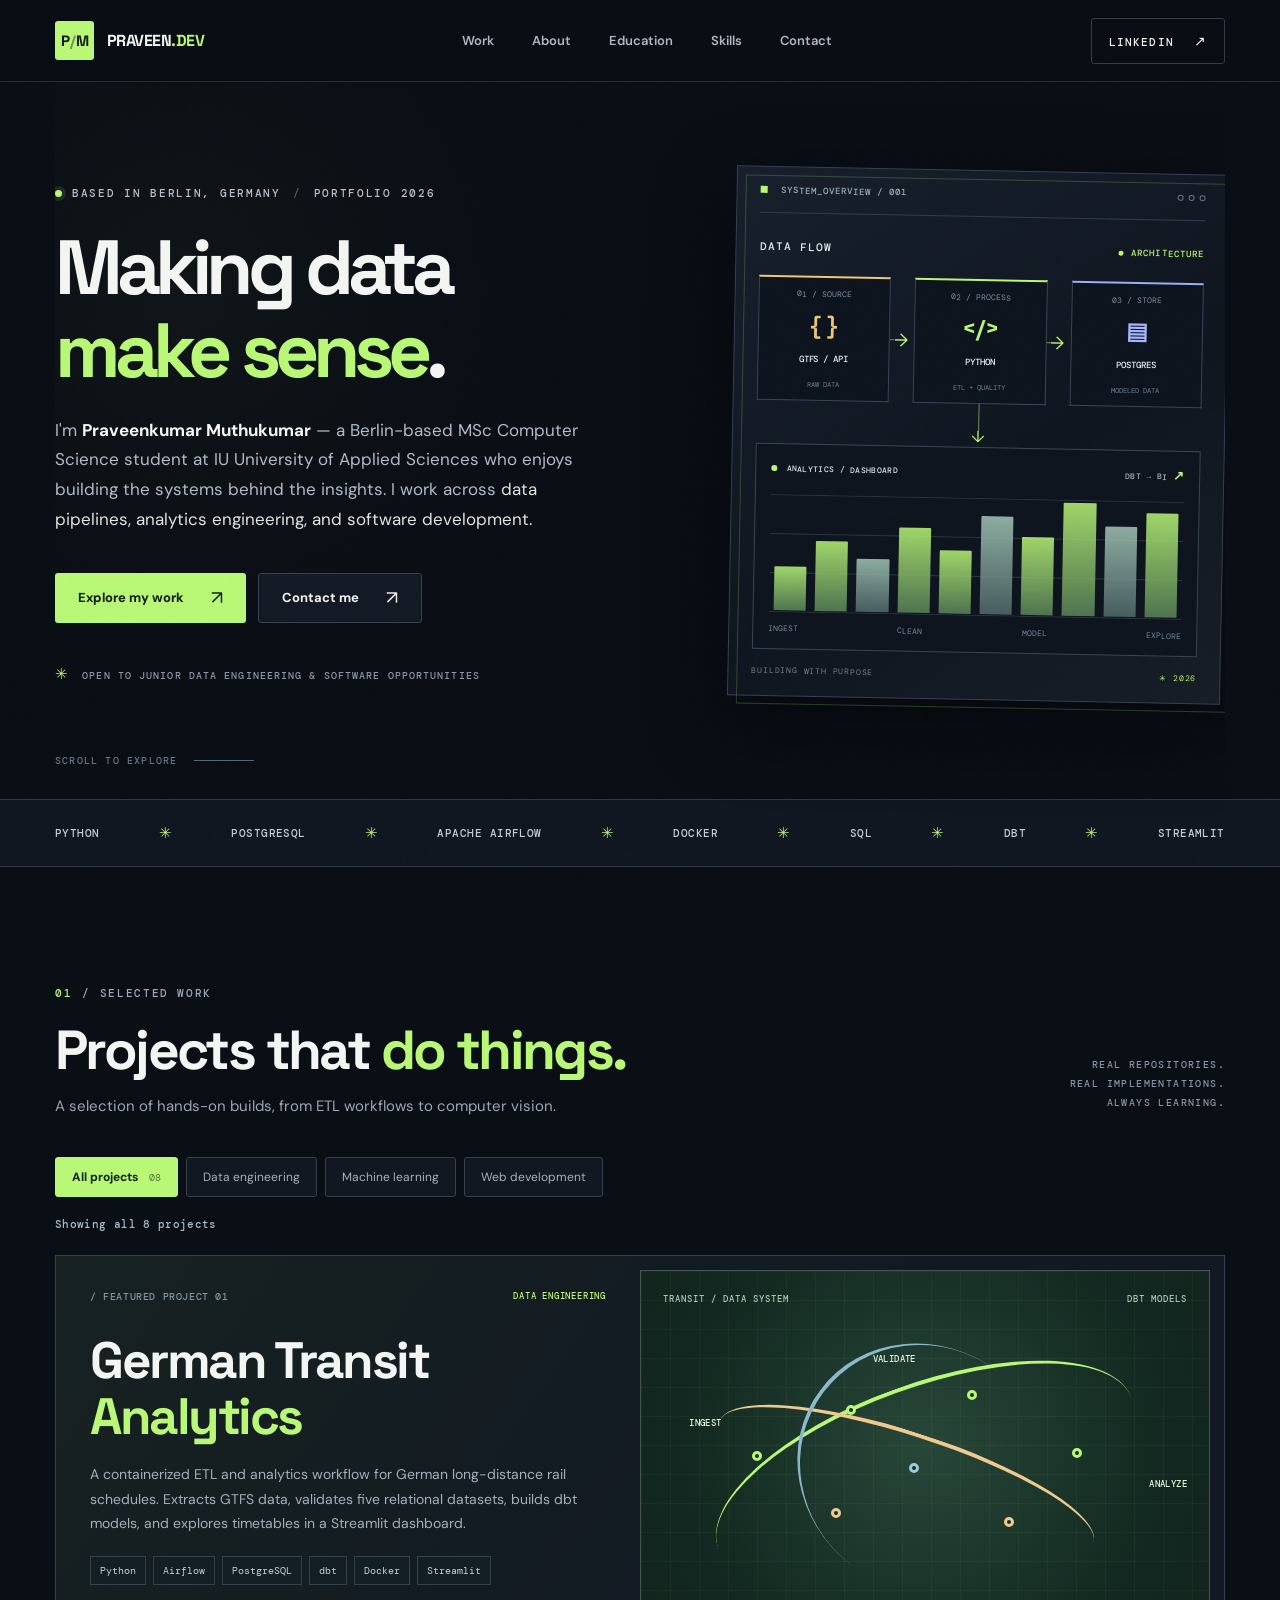
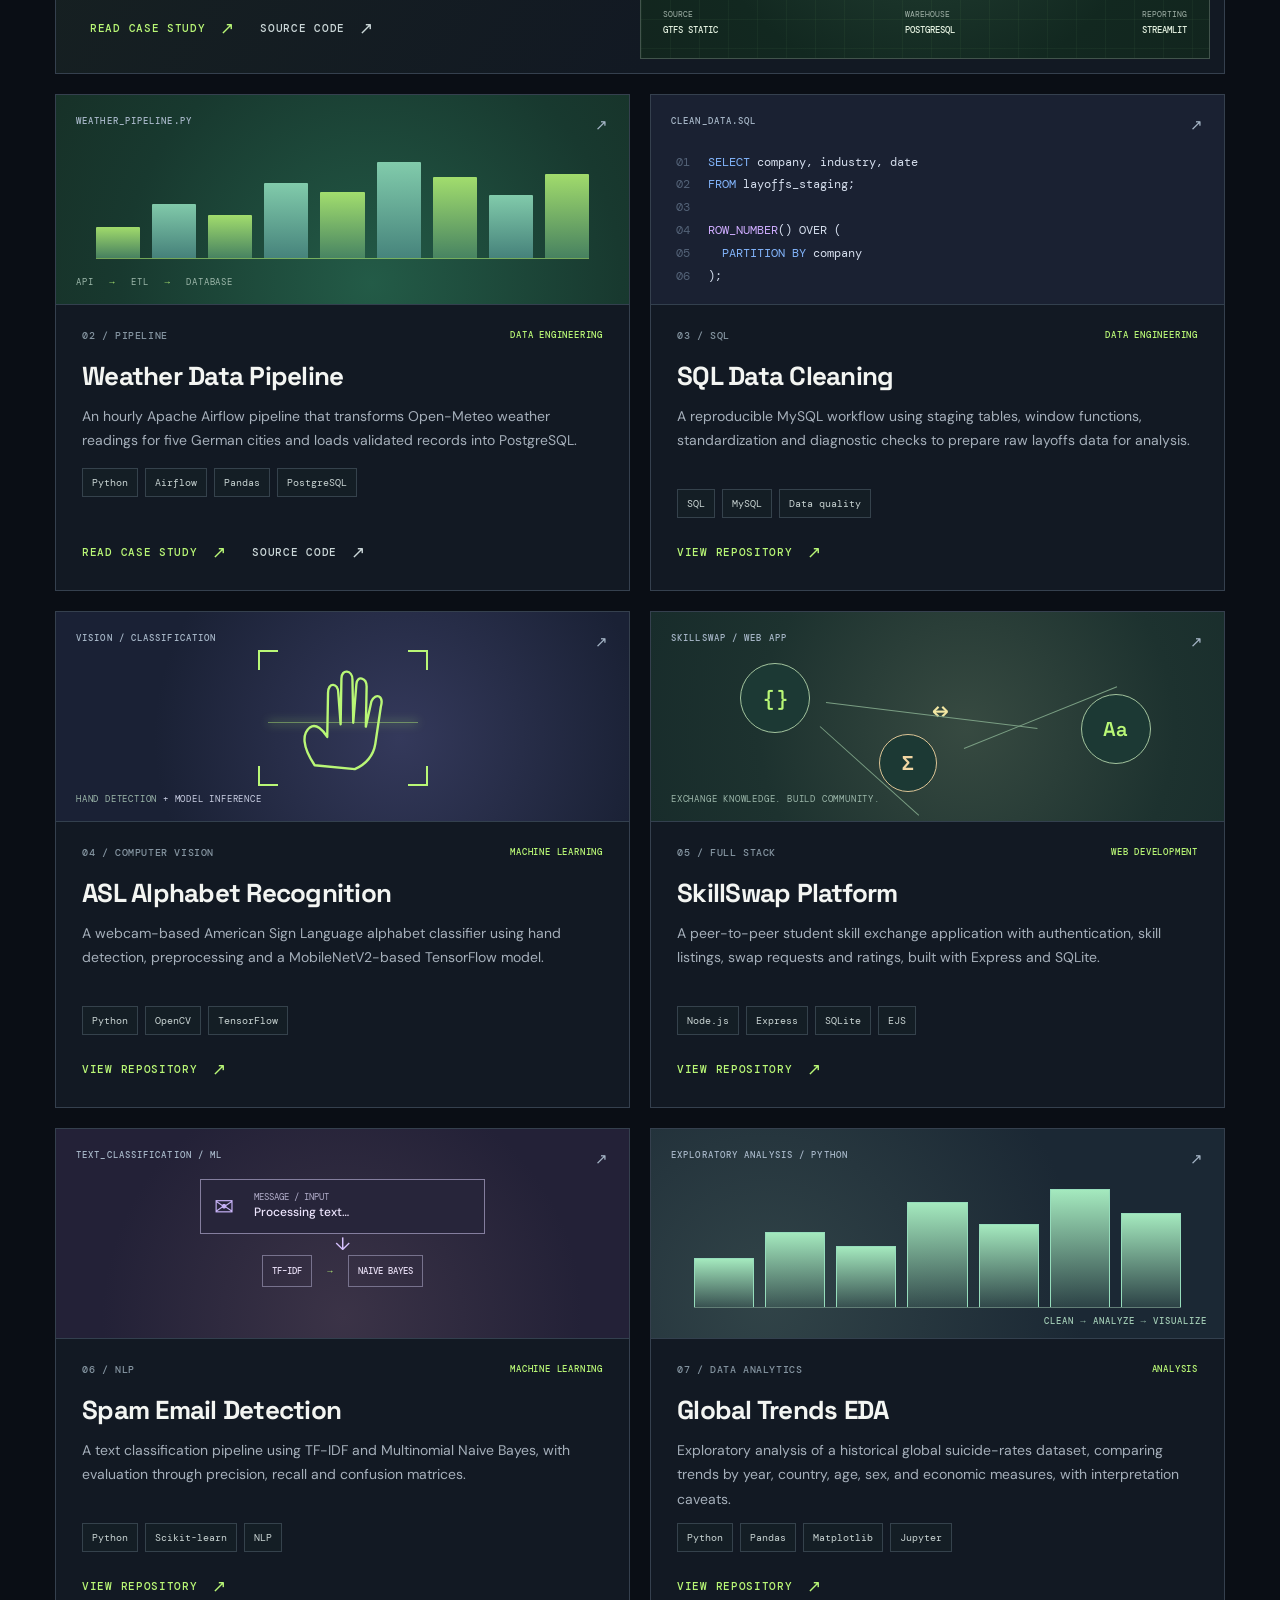
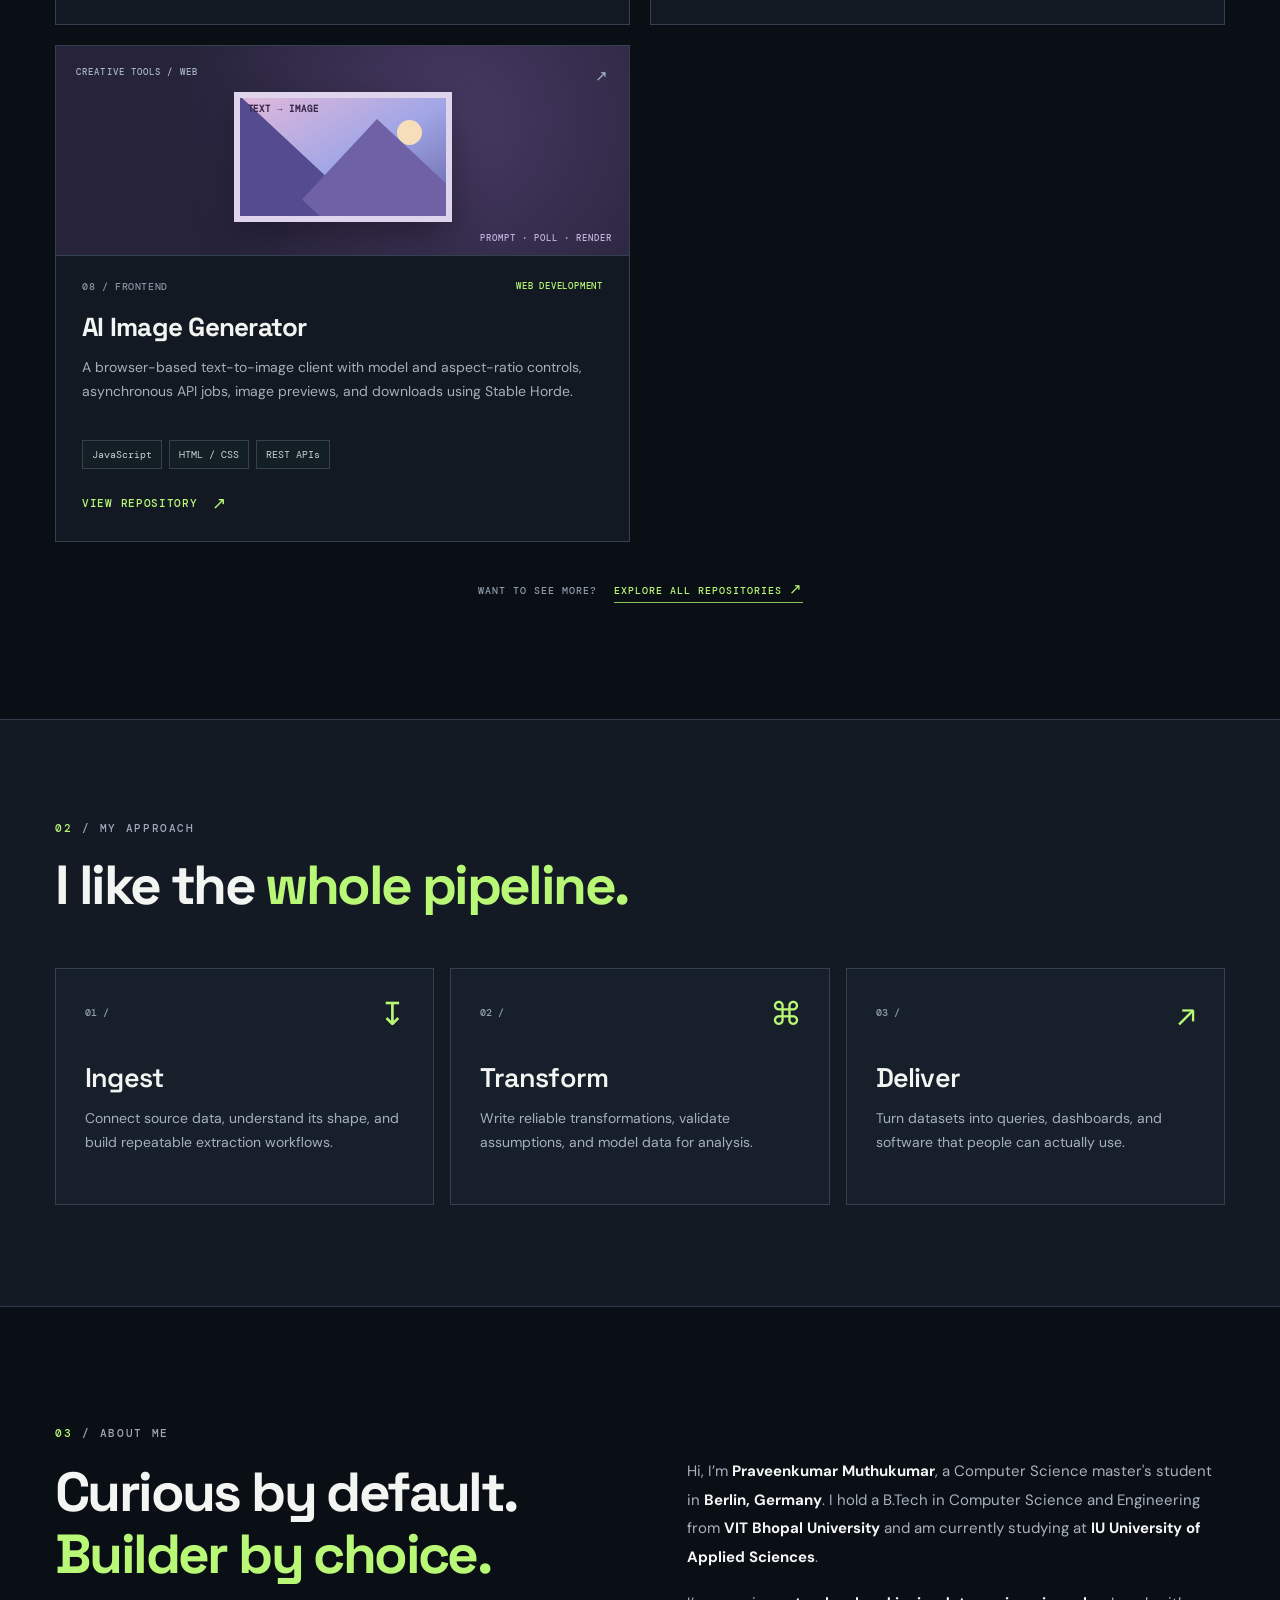
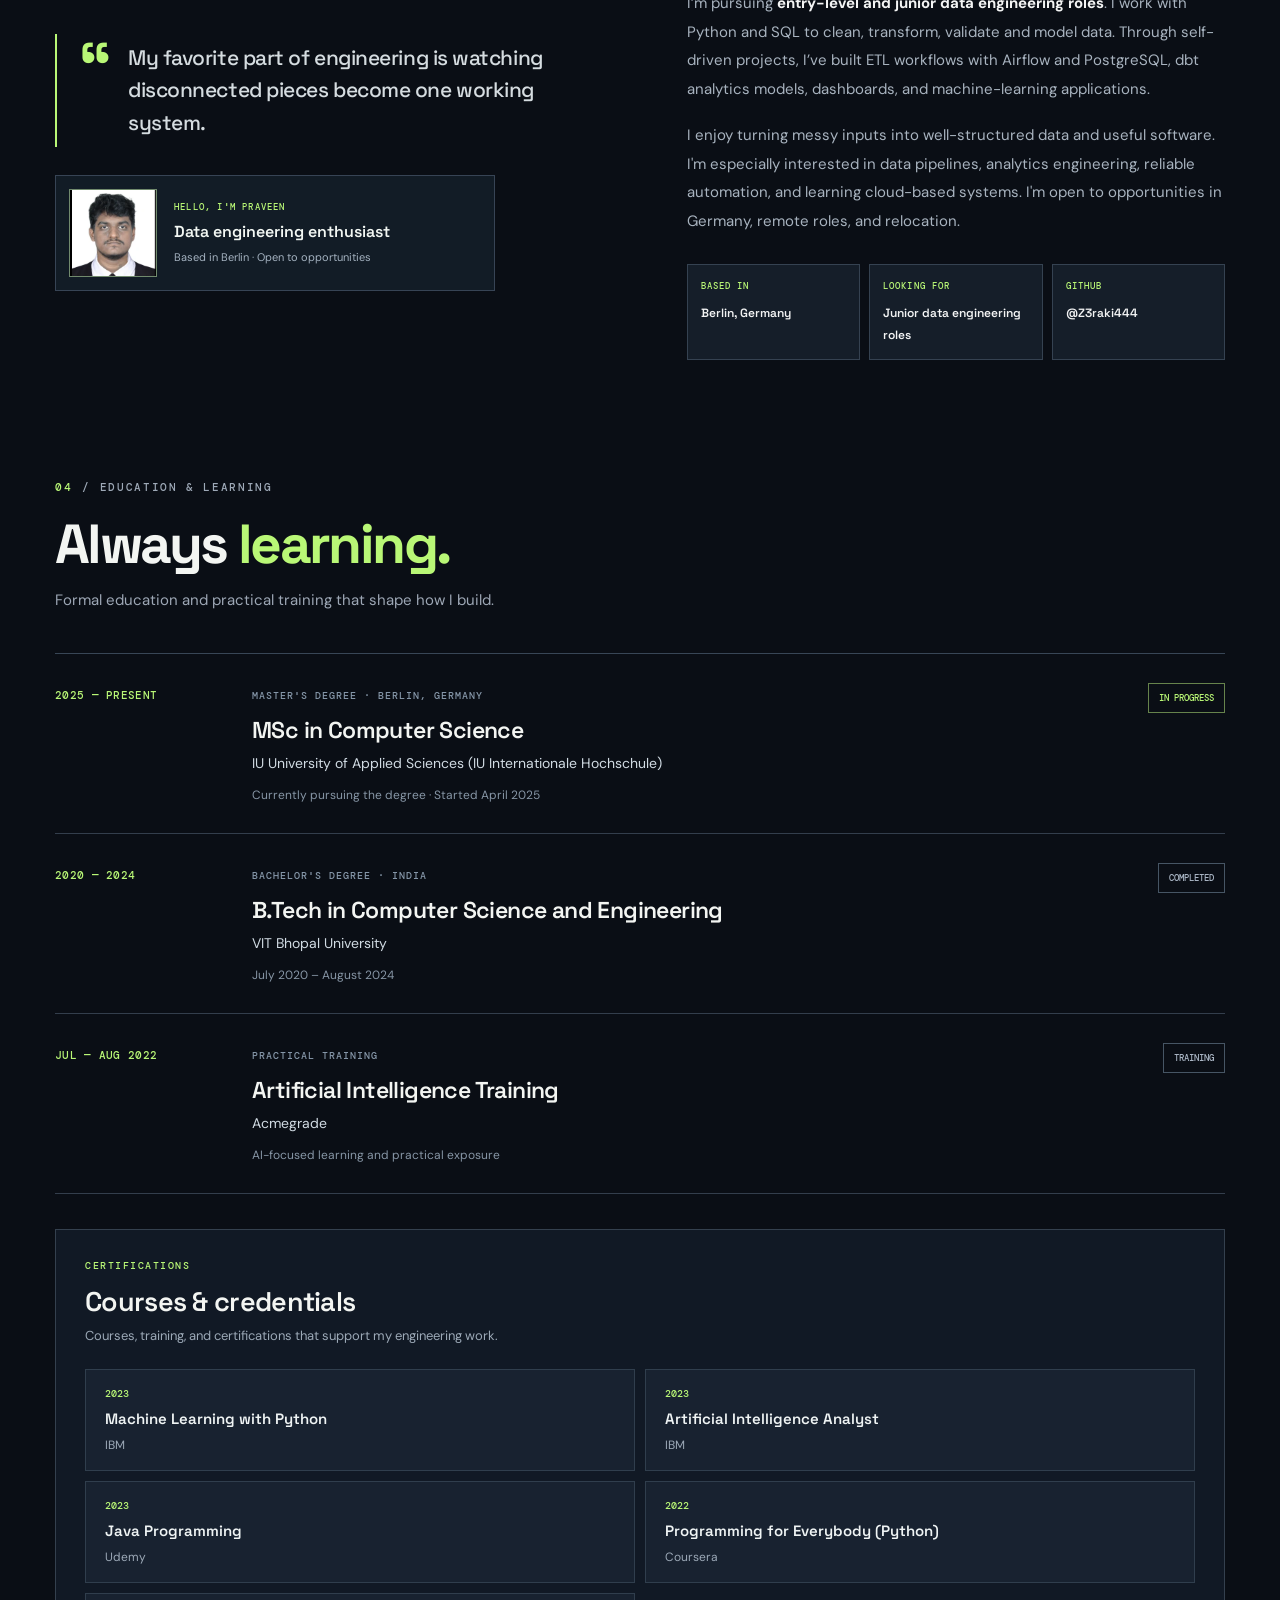
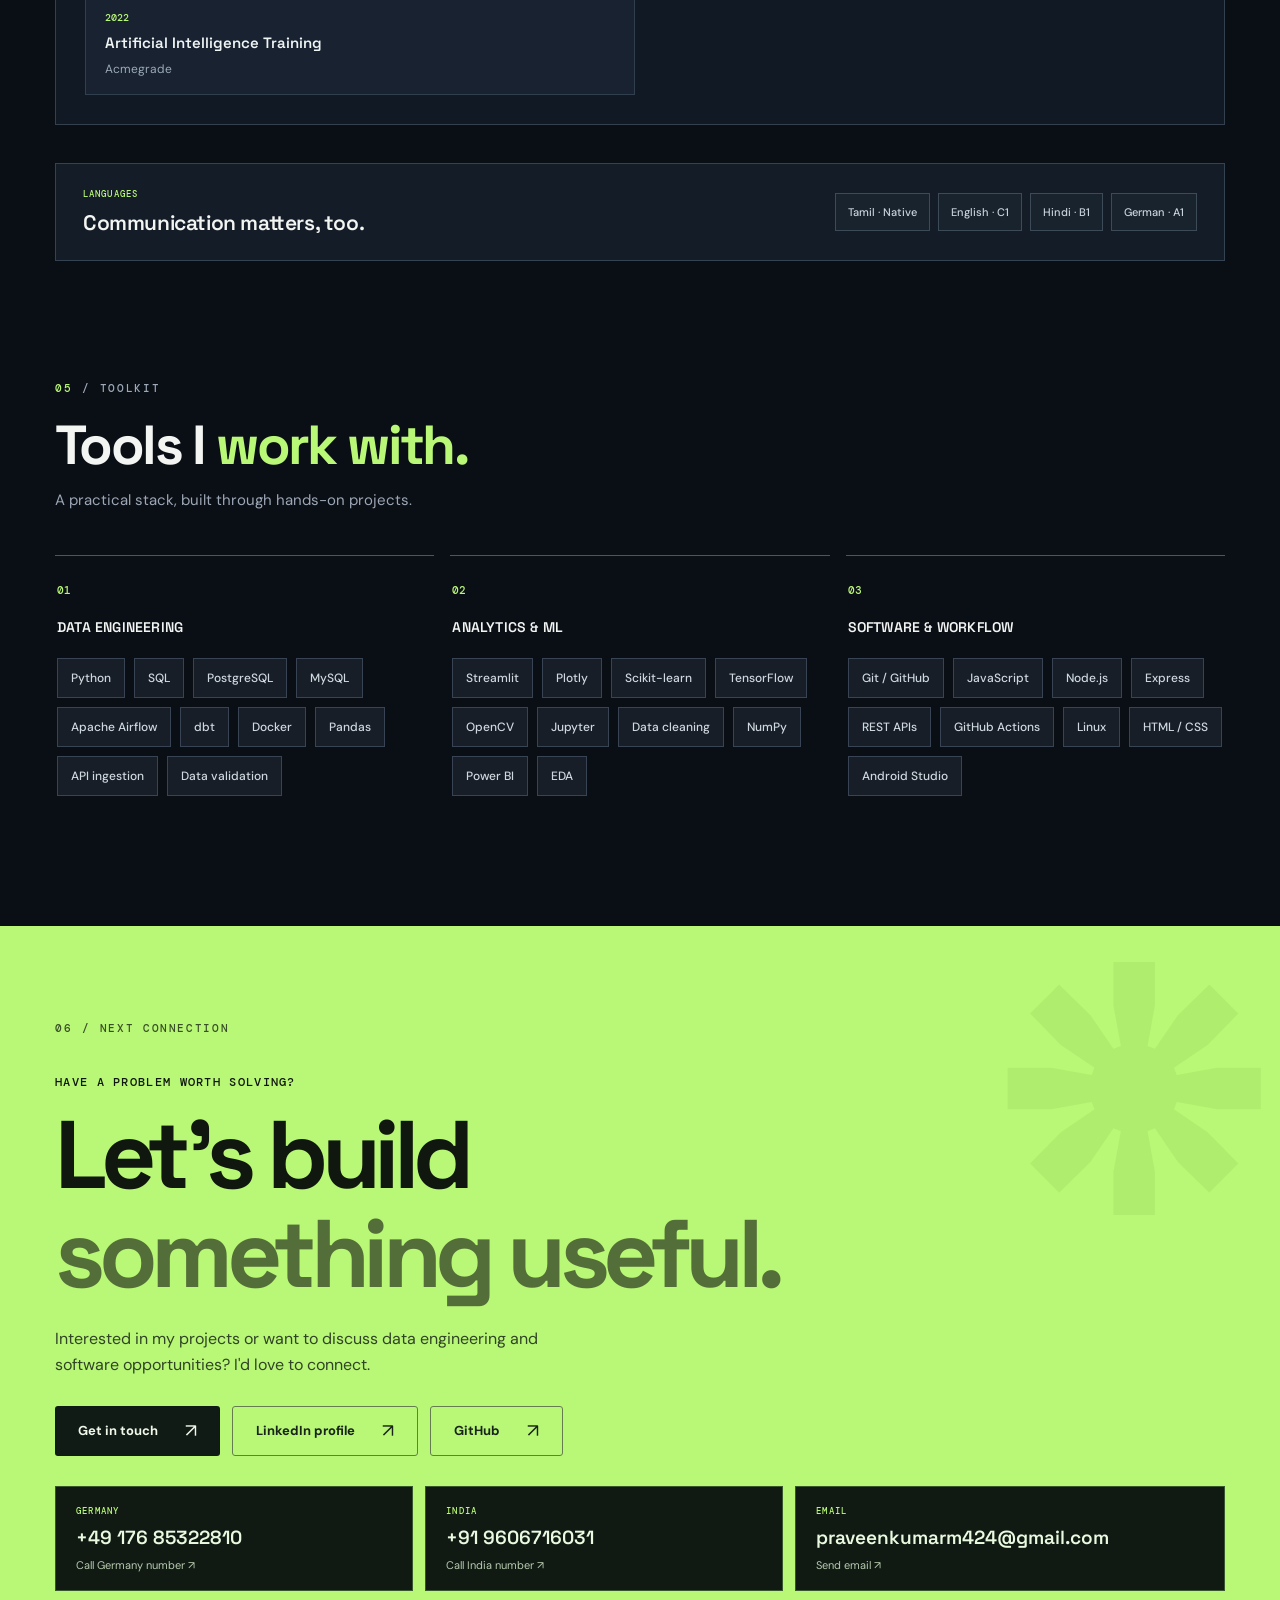
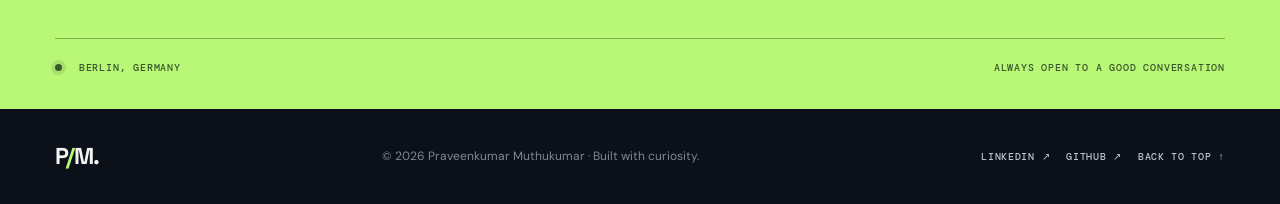
<file: index.html>
<!DOCTYPE html>
<html lang="en">
<head>
  <meta charset="UTF-8" />
  <meta name="viewport" content="width=device-width, initial-scale=1.0" />
  <meta name="theme-color" content="#0a0e15" />
  <meta name="description" content="Praveenkumar Muthukumar is an MSc Computer Science student in Berlin focused on data engineering, analytics systems, machine learning, and software development." />
  <meta property="og:type" content="website" />
  <meta name="twitter:card" content="summary" />
  <meta name="color-scheme" content="dark" />
  <meta name="author" content="Praveenkumar Muthukumar" />
  <meta name="robots" content="index,follow" />
  <meta property="og:site_name" content="Praveenkumar Muthukumar — Portfolio" />
  <meta property="og:title" content="Praveenkumar Muthukumar | Data Engineering & Software Development" />
  <meta property="og:description" content="From raw data to reliable systems. Explore my data engineering, machine learning and software projects." />
  <link rel="icon" href="assets/favicon.svg" type="image/svg+xml" />
  <link rel="preconnect" href="https://fonts.googleapis.com" />
  <link rel="preconnect" href="https://fonts.gstatic.com" crossorigin />
  <link href="https://fonts.googleapis.com/css2?family=DM+Mono:wght@400;500&family=DM+Sans:wght@400;500;600;700&family=Space+Grotesk:wght@400;500;600;700&display=swap" rel="stylesheet" />
  <link rel="stylesheet" href="styles.css" />
  <title>Praveenkumar Muthukumar — Data Engineering & Software</title>
</head>
<body>
  <a class="skip-link" href="#main">Skip to content</a>
  <div class="noise" aria-hidden="true"></div>
  <header class="site-header" id="top">
    <div class="container header-inner">
      <a href="#top" class="brand" aria-label="Praveenkumar M., back to top"><span class="brand-square">P<span class="brand-mark">/</span>M</span><span class="brand-text">PRAVEEN<span class="brand-muted">.DEV</span></span></a>
      <nav class="desktop-nav" aria-label="Main navigation">
        <a href="#projects">Work</a>
        <a href="#about">About</a>
        <a href="#education">Education</a>
        <a href="#skills">Skills</a>
        <a href="#contact">Contact</a>
      </nav>
      <div class="header-actions">
        <a class="header-github" href="https://www.linkedin.com/in/praveenkumar-muthukumar-4baa9a3a9/" target="_blank" rel="noopener noreferrer" aria-label="LinkedIn profile (opens in new tab)">LINKEDIN <span aria-hidden="true">↗</span></a>
        <button class="menu-toggle" type="button" aria-label="Open navigation" aria-controls="mobile-nav" aria-expanded="false"><span></span><span></span></button>
      </div>
    </div>
    <nav class="mobile-nav" id="mobile-nav" aria-label="Mobile navigation" hidden>
      <a href="#projects">Work</a><a href="#about">About</a><a href="#education">Education</a><a href="#skills">Skills</a><a href="#contact">Contact</a>
    </nav>
  </header>

  <main id="main">
    <section class="hero container" aria-labelledby="hero-title">
      <div class="hero-copy">
        <div class="eyebrow"><span class="status-dot"></span> BASED IN BERLIN, GERMANY <span class="eyebrow-split">/</span> PORTFOLIO 2026</div>
        <h1 id="hero-title">Making data<br /><span class="hero-outline">make sense</span><span class="hero-dot">.</span></h1>
        <p class="hero-description">I'm <strong>Praveenkumar Muthukumar</strong> — a Berlin-based MSc Computer Science student at IU University of Applied Sciences who enjoys building the systems behind the insights. I work across <span>data pipelines, analytics engineering, and software development.</span></p>
        <div class="hero-buttons">
          <a class="btn btn-primary" href="#projects">Explore my work <span aria-hidden="true">↗</span></a>
          <a class="btn btn-secondary" href="#contact">Contact me <span aria-hidden="true">↗</span></a>
          
        </div>
        <div class="hero-footnote"><span class="small-cross" aria-hidden="true">✳</span> OPEN TO JUNIOR DATA ENGINEERING &amp; SOFTWARE OPPORTUNITIES</div>
      </div>
      <div class="hero-visual" aria-label="Illustration of a data pipeline from GTFS data through Python, PostgreSQL, dbt and a dashboard">
        <div class="visual-header"><span><span class="tiny-square"></span> SYSTEM_OVERVIEW / 001</span><div class="window-dots"><i></i><i></i><i></i></div></div>
        <div class="visual-topline">DATA FLOW <span class="live-dot"></span> <span class="flow-running">ARCHITECTURE</span></div>
        <div class="pipeline-layout">
          <div class="pipeline-stage stage-input"><span class="stage-number">01 / SOURCE</span><div class="stage-symbol">{ }</div><strong>GTFS / API</strong><small>RAW DATA</small></div>
          <div class="pipeline-connector"><span></span><b>→</b></div>
          <div class="pipeline-stage stage-transform"><span class="stage-number">02 / PROCESS</span><div class="stage-symbol">&lt;/&gt;</div><strong>PYTHON</strong><small>ETL + QUALITY</small></div>
          <div class="pipeline-connector"><span></span><b>→</b></div>
          <div class="pipeline-stage stage-store"><span class="stage-number">03 / STORE</span><div class="stage-symbol db-symbol">▤</div><strong>POSTGRES</strong><small>MODELED DATA</small></div>
        </div>
        <div class="visual-branch" aria-hidden="true"><div></div><span>↓</span></div>
        <div class="mini-dash">
          <div class="mini-dash-head"><span><span class="mini-pulse"></span> ANALYTICS / DASHBOARD</span><span>DBT → BI <b>↗</b></span></div>
          <div class="dash-graph"><div class="chart-grid"><span></span><span></span><span></span><span></span></div><div class="chart-bars"><i style="--bar:39%"></i><i style="--bar:62%"></i><i style="--bar:47%"></i><i style="--bar:75%"></i><i style="--bar:56%"></i><i style="--bar:87%"></i><i style="--bar:69%"></i><i style="--bar:100%"></i><i style="--bar:80%"></i><i style="--bar:92%"></i></div></div>
          <div class="dash-bottom"><span>INGEST</span><span>CLEAN</span><span>MODEL</span><span>EXPLORE</span></div>
        </div>
        <div class="visual-footer"><span>BUILDING WITH PURPOSE</span><span>✳ 2026</span></div>
      </div>
      <div class="hero-scroll"><span>SCROLL TO EXPLORE</span><div class="scroll-line"></div></div>
    </section>

    <div class="ticker" aria-label="Technologies used"><div class="container ticker-inner"><span>PYTHON</span><b>✳</b><span>POSTGRESQL</span><b>✳</b><span>APACHE AIRFLOW</span><b>✳</b><span>DOCKER</span><b>✳</b><span>SQL</span><b>✳</b><span>DBT</span><b>✳</b><span>STREAMLIT</span></div></div>

    <section class="section projects-section container" id="projects" aria-labelledby="projects-title">
      <div class="section-top"><div><div class="section-kicker"><span>01</span> / SELECTED WORK</div><h2 id="projects-title">Projects that <em>do things.</em></h2><p class="section-subtitle">A selection of hands-on builds, from ETL workflows to computer vision.</p></div><p class="section-side">REAL REPOSITORIES.<br />REAL IMPLEMENTATIONS.<br />ALWAYS LEARNING.</p></div>
      <div class="filter-bar" role="group" aria-label="Filter projects"><button class="filter active" data-filter="all" type="button" aria-pressed="true">All projects <span>08</span></button><button class="filter" data-filter="data" type="button" aria-pressed="false">Data engineering</button><button class="filter" data-filter="ml" type="button" aria-pressed="false">Machine learning</button><button class="filter" data-filter="web" type="button" aria-pressed="false">Web development</button></div>
      <p class="filter-status" id="filter-status" role="status" aria-live="polite" aria-atomic="true">Showing all 8 projects</p>
      <div class="project-grid" id="project-grid">
        <article class="project-card feature-card" data-category="data">
          <div class="feature-content"><div class="project-topline"><span class="project-index">/ FEATURED PROJECT 01</span><span class="project-type">DATA ENGINEERING</span></div><div class="feature-body"><h3>German Transit<br /><span>Analytics</span></h3><p>A containerized ETL and analytics workflow for German long-distance rail schedules. Extracts GTFS data, validates five relational datasets, builds dbt models, and explores timetables in a Streamlit dashboard.</p><div class="tags"><span>Python</span><span>Airflow</span><span>PostgreSQL</span><span>dbt</span><span>Docker</span><span>Streamlit</span></div></div><div class="project-actions"><a class="project-link" href="projects/german-transit-analytics.html">READ CASE STUDY <span aria-hidden="true">↗</span></a><a class="project-link" href="https://github.com/Z3raki444/german-transit-analytics" target="_blank" rel="noopener noreferrer">SOURCE CODE <span aria-hidden="true">↗</span></a></div></div>
          <div class="feature-graphic" aria-hidden="true"><div class="rail-label"><span>TRANSIT / DATA SYSTEM</span><span>DBT MODELS</span></div><div class="rail-map"><span class="rail-a"></span><span class="rail-b"></span><span class="rail-c"></span><i class="stop s1"></i><i class="stop s2"></i><i class="stop s3"></i><i class="stop s4"></i><i class="stop s5"></i><i class="stop s6"></i><i class="stop s7"></i><div class="station-name name-a">INGEST</div><div class="station-name name-b">VALIDATE</div><div class="station-name name-c">ANALYZE</div></div><div class="rail-bottom"><div><small>SOURCE</small><strong>GTFS STATIC</strong></div><div><small>WAREHOUSE</small><strong>POSTGRESQL</strong></div><div><small>REPORTING</small><strong>STREAMLIT</strong></div></div></div>
        </article>

        <article class="project-card" data-category="data"><div class="card-graphic weather-graphic" aria-hidden="true"><div class="graphic-label">WEATHER_PIPELINE.PY <span>↗</span></div><div class="weather-chart"><span style="--h:30%"></span><span style="--h:53%"></span><span style="--h:42%"></span><span style="--h:74%"></span><span style="--h:65%"></span><span style="--h:95%"></span><span style="--h:80%"></span><span style="--h:62%"></span><span style="--h:83%"></span></div><div class="weather-caption">API <b>→</b> ETL <b>→</b> DATABASE</div></div><div class="card-content"><div class="project-topline"><span class="project-index">02 / PIPELINE</span><span class="project-type">DATA ENGINEERING</span></div><h3>Weather Data Pipeline</h3><p>An hourly Apache Airflow pipeline that transforms Open-Meteo weather readings for five German cities and loads validated records into PostgreSQL.</p><div class="tags"><span>Python</span><span>Airflow</span><span>Pandas</span><span>PostgreSQL</span></div><div class="project-actions"><a class="project-link" href="projects/weather-data-pipeline.html">READ CASE STUDY <span aria-hidden="true">↗</span></a><a class="project-link" href="https://github.com/Z3raki444/weather-data-pipeline" target="_blank" rel="noopener noreferrer">SOURCE CODE <span aria-hidden="true">↗</span></a></div></div></article>

        <article class="project-card" data-category="data"><div class="card-graphic sql-graphic" aria-hidden="true"><div class="graphic-label">CLEAN_DATA.SQL <span>↗</span></div><div class="sql-lines"><div><i>01</i><span class="code-blue">SELECT</span> company, industry, date</div><div><i>02</i><span class="code-blue">FROM</span> layoffs_staging;</div><div><i>03</i></div><div><i>04</i><span class="code-violet">ROW_NUMBER</span>() OVER (</div><div><i>05</i>&nbsp;&nbsp;<span class="code-blue">PARTITION BY</span> company</div><div><i>06</i>);</div></div></div><div class="card-content"><div class="project-topline"><span class="project-index">03 / SQL</span><span class="project-type">DATA ENGINEERING</span></div><h3>SQL Data Cleaning</h3><p>A reproducible MySQL workflow using staging tables, window functions, standardization and diagnostic checks to prepare raw layoffs data for analysis.</p><div class="tags"><span>SQL</span><span>MySQL</span><span>Data quality</span></div><a class="project-link" href="https://github.com/Z3raki444/Data_cleaning_Layoffs" target="_blank" rel="noopener noreferrer">VIEW REPOSITORY <span aria-hidden="true">↗</span></a></div></article>

        <article class="project-card" data-category="ml"><div class="card-graphic asl-graphic" aria-hidden="true"><div class="graphic-label">VISION / CLASSIFICATION <span>↗</span></div><div class="asl-center"><div class="scan-corner tl"></div><div class="scan-corner tr"></div><div class="scan-corner bl"></div><div class="scan-corner br"></div><svg viewBox="0 0 180 160" width="142" height="126" fill="none" stroke="currentColor" stroke-width="3" stroke-linecap="round" stroke-linejoin="round"><path d="M54 140 C38 116 38 100 48 92 C56 86 65 96 70 104 L71 48 C71 34 84 35 84 48 L87 88 L88 30 C88 17 102 19 102 31 L103 86 L107 37 C108 25 120 29 120 40 L119 91 L126 59 C132 47 142 52 138 66 L131 113 C128 131 116 140 105 145 Z" /></svg><span class="scan-line"></span></div><div class="asl-caption">HAND DETECTION <span>+ MODEL INFERENCE</span></div></div><div class="card-content"><div class="project-topline"><span class="project-index">04 / COMPUTER VISION</span><span class="project-type">MACHINE LEARNING</span></div><h3>ASL Alphabet Recognition</h3><p>A webcam-based American Sign Language alphabet classifier using hand detection, preprocessing and a MobileNetV2-based TensorFlow model.</p><div class="tags"><span>Python</span><span>OpenCV</span><span>TensorFlow</span></div><a class="project-link" href="https://github.com/Z3raki444/Real-Time-sign-language-Translation" target="_blank" rel="noopener noreferrer">VIEW REPOSITORY <span aria-hidden="true">↗</span></a></div></article>

        <article class="project-card" data-category="web"><div class="card-graphic swap-graphic" aria-hidden="true"><div class="graphic-label">SKILLSWAP / WEB APP <span>↗</span></div><div class="swap-system"><div class="swap-node n-one">{ }</div><div class="swap-node n-two">Aa</div><div class="swap-node n-three">Σ</div><div class="swap-center">↔</div><span class="swap-edge e1"></span><span class="swap-edge e2"></span><span class="swap-edge e3"></span></div><div class="swap-caption">EXCHANGE KNOWLEDGE. BUILD COMMUNITY.</div></div><div class="card-content"><div class="project-topline"><span class="project-index">05 / FULL STACK</span><span class="project-type">WEB DEVELOPMENT</span></div><h3>SkillSwap Platform</h3><p>A peer-to-peer student skill exchange application with authentication, skill listings, swap requests and ratings, built with Express and SQLite.</p><div class="tags"><span>Node.js</span><span>Express</span><span>SQLite</span><span>EJS</span></div><a class="project-link" href="https://github.com/Z3raki444/skill_swap" target="_blank" rel="noopener noreferrer">VIEW REPOSITORY <span aria-hidden="true">↗</span></a></div></article>

        <article class="project-card" data-category="ml"><div class="card-graphic spam-graphic" aria-hidden="true"><div class="graphic-label">TEXT_CLASSIFICATION / ML <span>↗</span></div><div class="spam-inbox"><div class="spam-message"><div class="mail-icon">✉</div><span>MESSAGE / INPUT</span><strong>Processing text…</strong></div><div class="spam-flow">↓</div><div class="spam-result"><span>TF–IDF</span><b>→</b><span>NAIVE BAYES</span></div></div></div><div class="card-content"><div class="project-topline"><span class="project-index">06 / NLP</span><span class="project-type">MACHINE LEARNING</span></div><h3>Spam Email Detection</h3><p>A text classification pipeline using TF-IDF and Multinomial Naive Bayes, with evaluation through precision, recall and confusion matrices.</p><div class="tags"><span>Python</span><span>Scikit-learn</span><span>NLP</span></div><a class="project-link" href="https://github.com/Z3raki444/Spam_Email_Detection" target="_blank" rel="noopener noreferrer">VIEW REPOSITORY <span aria-hidden="true">↗</span></a></div></article>

        <article class="project-card" data-category="data">
          <div class="card-graphic eda-graphic" aria-hidden="true"><div class="graphic-label">EXPLORATORY ANALYSIS / PYTHON <span>↗</span></div><div class="eda-chart"><span style="--h:36%"></span><span style="--h:56%"></span><span style="--h:45%"></span><span style="--h:78%"></span><span style="--h:62%"></span><span style="--h:88%"></span><span style="--h:70%"></span></div><div class="eda-footnote">CLEAN → ANALYZE → VISUALIZE</div></div>
          <div class="card-content"><div class="project-topline"><span class="project-index">07 / DATA ANALYTICS</span><span class="project-type">ANALYSIS</span></div><h3>Global Trends EDA</h3><p>Exploratory analysis of a historical global suicide-rates dataset, comparing trends by year, country, age, sex, and economic measures, with interpretation caveats.</p><div class="tags"><span>Python</span><span>Pandas</span><span>Matplotlib</span><span>Jupyter</span></div><a class="project-link" href="https://github.com/Z3raki444/Global-Suicide-Rates-Analysis-EDA" target="_blank" rel="noopener noreferrer">VIEW REPOSITORY <span aria-hidden="true">↗</span></a></div>
        </article>
        <article class="project-card" data-category="web">
          <div class="card-graphic ai-graphic" aria-hidden="true"><div class="graphic-label">CREATIVE TOOLS / WEB <span>↗</span></div><div class="ai-art"><div class="ai-sun"></div><div class="ai-mountain one"></div><div class="ai-mountain two"></div><span>TEXT → IMAGE</span></div><div class="ai-footnote">PROMPT · POLL · RENDER</div></div>
          <div class="card-content"><div class="project-topline"><span class="project-index">08 / FRONTEND</span><span class="project-type">WEB DEVELOPMENT</span></div><h3>AI Image Generator</h3><p>A browser-based text-to-image client with model and aspect-ratio controls, asynchronous API jobs, image previews, and downloads using Stable Horde.</p><div class="tags"><span>JavaScript</span><span>HTML / CSS</span><span>REST APIs</span></div><a class="project-link" href="https://github.com/Z3raki444/AI-Image-Generater" target="_blank" rel="noopener noreferrer">VIEW REPOSITORY <span aria-hidden="true">↗</span></a></div>
        </article>
      </div>
      <p class="project-end">WANT TO SEE MORE? <a href="https://github.com/Z3raki444?tab=repositories" target="_blank" rel="noopener noreferrer">EXPLORE ALL REPOSITORIES <span aria-hidden="true">↗</span></a></p>
    </section>

    <section class="method-section"><div class="container"><div class="section-top method-heading"><div><div class="section-kicker"><span>02</span> / MY APPROACH</div><h2>I like the <em>whole pipeline.</em></h2></div></div><div class="method-grid"><div class="method-card"><span class="method-num">01 /</span><div class="method-icon">↧</div><h3>Ingest</h3><p>Connect source data, understand its shape, and build repeatable extraction workflows.</p></div><div class="method-card"><span class="method-num">02 /</span><div class="method-icon">⌘</div><h3>Transform</h3><p>Write reliable transformations, validate assumptions, and model data for analysis.</p></div><div class="method-card"><span class="method-num">03 /</span><div class="method-icon">↗</div><h3>Deliver</h3><p>Turn datasets into queries, dashboards, and software that people can actually use.</p></div></div></div></section>

    <section class="section about-section container" id="about" aria-labelledby="about-title">
      <div class="about-layout">
        <div><div class="section-kicker"><span>03</span> / ABOUT ME</div><h2 id="about-title">Curious by default.<br /><em>Builder by choice.</em></h2><div class="about-highlight"><span>“</span><p>My favorite part of engineering is watching disconnected pieces become one working system.</p></div><div class="profile-photo-card"><img src="assets/praveenkumar-portrait.webp" alt="Portrait of Praveenkumar Muthukumar" loading="eager" width="110" height="110"><div><span>HELLO, I'M PRAVEEN</span><strong>Data engineering enthusiast</strong><small>Based in Berlin · Open to opportunities</small></div></div></div>
        <div class="about-text">
          <p>Hi, I’m <strong>Praveenkumar Muthukumar</strong>, a Computer Science master's student in <strong>Berlin, Germany</strong>. I hold a B.Tech in Computer Science and Engineering from <strong>VIT Bhopal University</strong> and am currently studying at <strong>IU University of Applied Sciences</strong>.</p>
          <p>I’m pursuing <strong>entry-level and junior data engineering roles</strong>. I work with Python and SQL to clean, transform, validate and model data. Through self-driven projects, I’ve built ETL workflows with Airflow and PostgreSQL, dbt analytics models, dashboards, and machine-learning applications.</p>
          <p>I enjoy turning messy inputs into well-structured data and useful software. I'm especially interested in data pipelines, analytics engineering, reliable automation, and learning cloud-based systems. I'm open to opportunities in Germany, remote roles, and relocation.</p>
          <div class="about-quickfacts"><div><span>BASED IN</span><strong>Berlin, Germany</strong></div><div><span>LOOKING FOR</span><strong>Junior data engineering roles</strong></div><div><span>GITHUB</span><strong>@Z3raki444</strong></div></div>
        </div>
      </div>
    </section>

    <section class="section education-section container" id="education" aria-labelledby="education-title">
      <div class="section-top"><div><div class="section-kicker"><span>04</span> / EDUCATION &amp; LEARNING</div><h2 id="education-title">Always <em>learning.</em></h2><p class="section-subtitle">Formal education and practical training that shape how I build.</p></div></div>
      <div class="timeline">
        <article class="timeline-item"><div class="timeline-years">2025 — PRESENT</div><div class="timeline-main"><span class="timeline-type">MASTER'S DEGREE · BERLIN, GERMANY</span><h3>MSc in Computer Science</h3><p>IU University of Applied Sciences (IU Internationale Hochschule)</p><small>Currently pursuing the degree · Started April 2025</small></div><span class="timeline-pill">IN PROGRESS</span></article>
        <article class="timeline-item"><div class="timeline-years">2020 — 2024</div><div class="timeline-main"><span class="timeline-type">BACHELOR'S DEGREE · INDIA</span><h3>B.Tech in Computer Science and Engineering</h3><p>VIT Bhopal University</p><small>July 2020 – August 2024</small></div><span class="timeline-pill secondary-pill">COMPLETED</span></article>
        <article class="timeline-item"><div class="timeline-years">JUL — AUG 2022</div><div class="timeline-main"><span class="timeline-type">PRACTICAL TRAINING</span><h3>Artificial Intelligence Training</h3><p>Acmegrade</p><small>AI-focused learning and practical exposure</small></div><span class="timeline-pill secondary-pill">TRAINING</span></article>
      </div>
      <div class="certificates-panel" id="certifications">
        <div class="certs-heading"><span class="mini-label">CERTIFICATIONS</span><h3>Courses &amp; credentials</h3><p>Courses, training, and certifications that support my engineering work.</p></div>
        <div class="certs-grid">
          <div class="cert-item"><span class="cert-year">2023</span><strong>Machine Learning with Python</strong><small>IBM</small></div>
          <div class="cert-item"><span class="cert-year">2023</span><strong>Artificial Intelligence Analyst</strong><small>IBM</small></div>
          <div class="cert-item"><span class="cert-year">2023</span><strong>Java Programming</strong><small>Udemy</small></div>
          <div class="cert-item"><span class="cert-year">2022</span><strong>Programming for Everybody (Python)</strong><small>Coursera</small></div>
          <div class="cert-item"><span class="cert-year">2022</span><strong>Artificial Intelligence Training</strong><small>Acmegrade</small></div>
        </div>
      </div>
      <div class="languages-panel"><div><span class="mini-label">LANGUAGES</span><h3>Communication matters, too.</h3></div><div class="language-tags"><span>Tamil · Native</span><span>English · C1</span><span>Hindi · B1</span><span>German · A1</span></div></div>
    </section>

    <section class="section skills-section container" id="skills" aria-labelledby="skills-title"><div class="section-top"><div><div class="section-kicker"><span>05</span> / TOOLKIT</div><h2 id="skills-title">Tools I <em>work with.</em></h2><p class="section-subtitle">A practical stack, built through hands-on projects.</p></div></div><div class="skills-grid"><div class="skill-group"><span class="skill-counter">01</span><h3>DATA ENGINEERING</h3><div class="skill-tags"><span>Python</span><span>SQL</span><span>PostgreSQL</span><span>MySQL</span><span>Apache Airflow</span><span>dbt</span><span>Docker</span><span>Pandas</span><span>API ingestion</span><span>Data validation</span></div></div><div class="skill-group"><span class="skill-counter">02</span><h3>ANALYTICS &amp; ML</h3><div class="skill-tags"><span>Streamlit</span><span>Plotly</span><span>Scikit-learn</span><span>TensorFlow</span><span>OpenCV</span><span>Jupyter</span><span>Data cleaning</span><span>NumPy</span><span>Power BI</span><span>EDA</span></div></div><div class="skill-group"><span class="skill-counter">03</span><h3>SOFTWARE &amp; WORKFLOW</h3><div class="skill-tags"><span>Git / GitHub</span><span>JavaScript</span><span>Node.js</span><span>Express</span><span>REST APIs</span><span>GitHub Actions</span><span>Linux</span><span>HTML / CSS</span><span>Android Studio</span></div></div></div></section>

    <section class="contact-section" id="contact" aria-labelledby="contact-title"><div class="container contact-inner"><div class="section-kicker"><span>06</span> / NEXT CONNECTION</div><p class="contact-overline">HAVE A PROBLEM WORTH SOLVING?</p><h2 id="contact-title">Let's build<br /><em>something useful.</em></h2><p>Interested in my projects or want to discuss data engineering and software opportunities? I'd love to connect.</p><div class="contact-buttons"><a class="btn btn-primary contact-primary" href="mailto:praveenkumarm424@gmail.com?subject=Hello%20Praveenkumar">Get in touch <span aria-hidden="true">↗</span></a><a class="btn btn-secondary" href="https://www.linkedin.com/in/praveenkumar-muthukumar-4baa9a3a9/" target="_blank" rel="noopener noreferrer">LinkedIn profile <span aria-hidden="true">↗</span></a><a class="btn btn-secondary" href="https://github.com/Z3raki444" target="_blank" rel="noopener noreferrer">GitHub <span aria-hidden="true">↗</span></a></div><div class="contact-numbers" aria-label="Phone numbers"><a href="tel:+4917685322810"><span>GERMANY</span><strong>+49 176 85322810</strong><small>Call Germany number ↗</small></a><a href="tel:+919606716031"><span>INDIA</span><strong>+91 9606716031</strong><small>Call India number ↗</small></a><a href="mailto:praveenkumarm424@gmail.com"><span>EMAIL</span><strong>praveenkumarm424@gmail.com</strong><small>Send email ↗</small></a></div><div class="contact-bottom"><span><span class="status-dot"></span> BERLIN, GERMANY</span><span>ALWAYS OPEN TO A GOOD CONVERSATION</span></div></div></section>
  </main>
  <footer class="site-footer"><div class="container footer-inner"><a class="footer-brand" href="#top">P<span>/</span>M<span class="footer-period">.</span></a><p>© <span id="year">2026</span> Praveenkumar Muthukumar · Built with curiosity.</p><div class="footer-links"><a href="https://www.linkedin.com/in/praveenkumar-muthukumar-4baa9a3a9/" target="_blank" rel="noopener noreferrer">LINKEDIN ↗</a><a href="https://github.com/Z3raki444" target="_blank" rel="noopener noreferrer">GITHUB ↗</a><a href="#top">BACK TO TOP ↑</a></div></div></footer>
  <script src="script.js" defer></script>
</body>
</html>
</file>
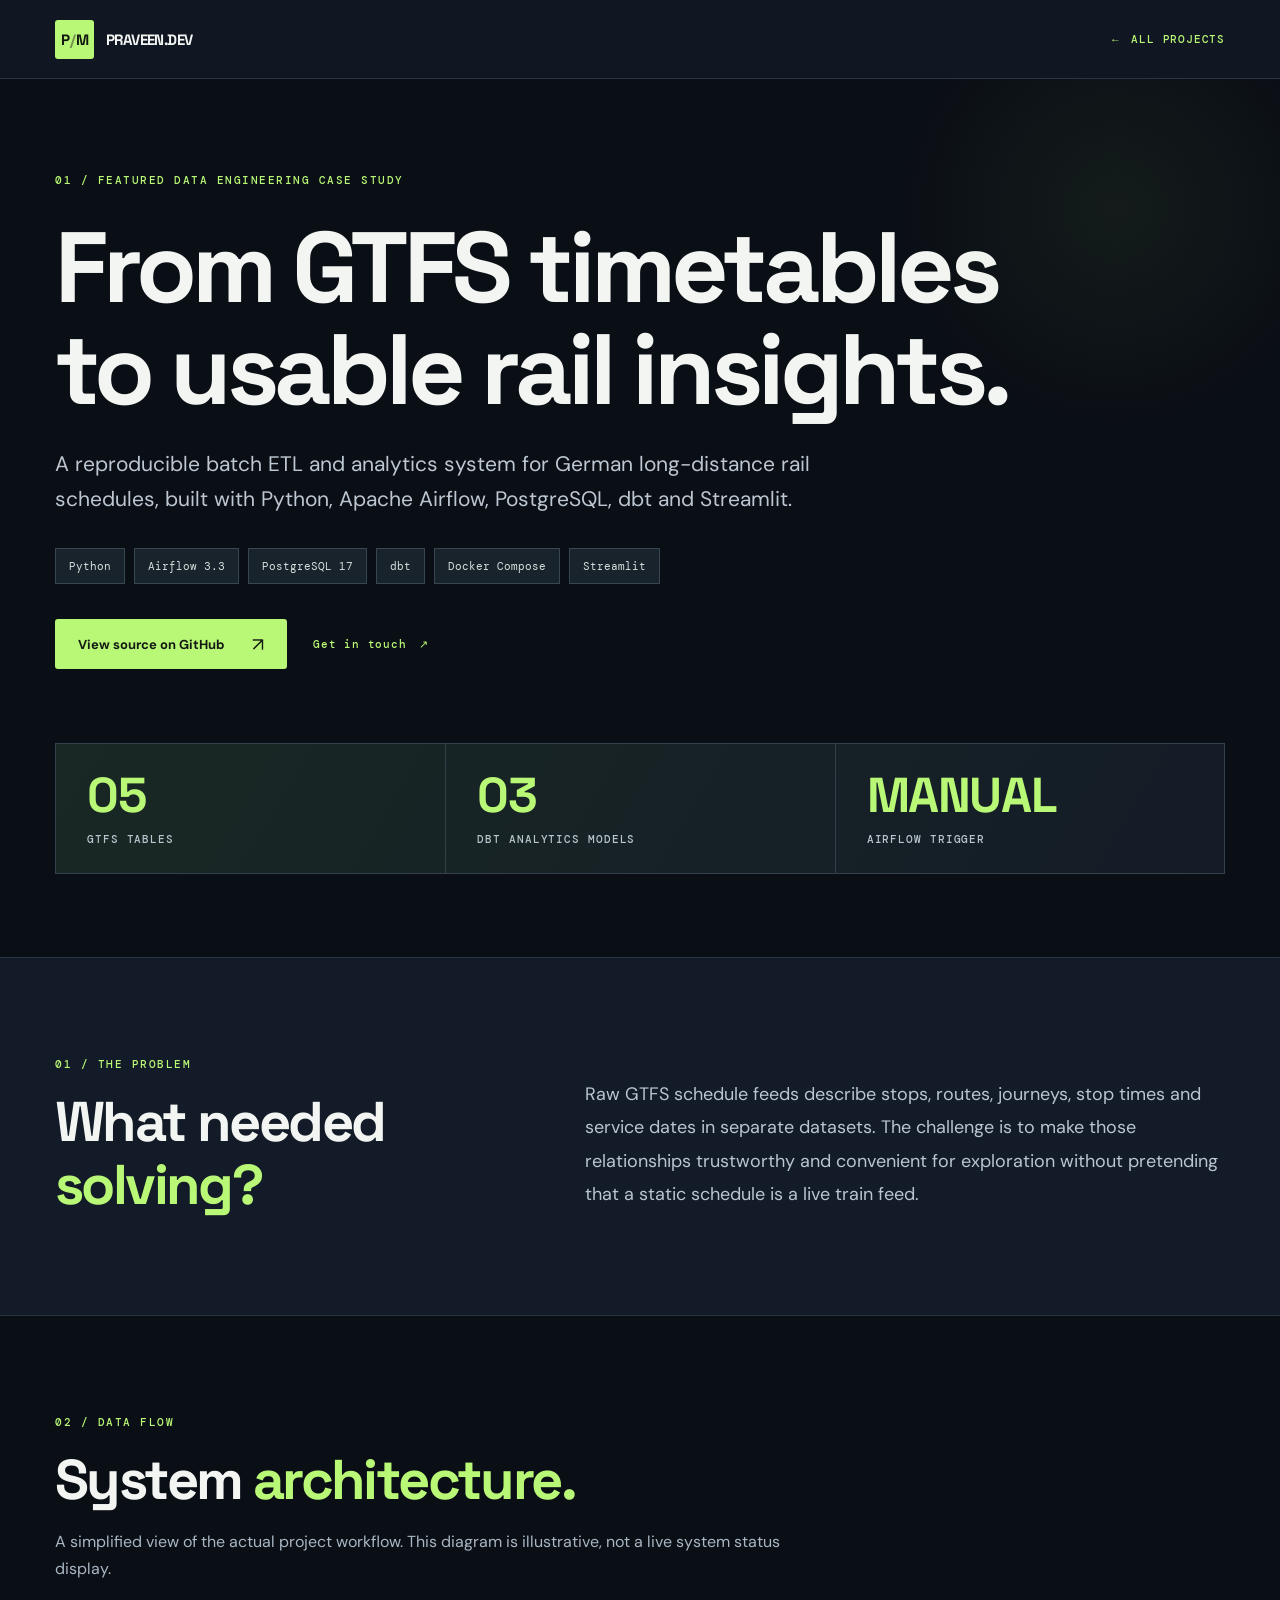
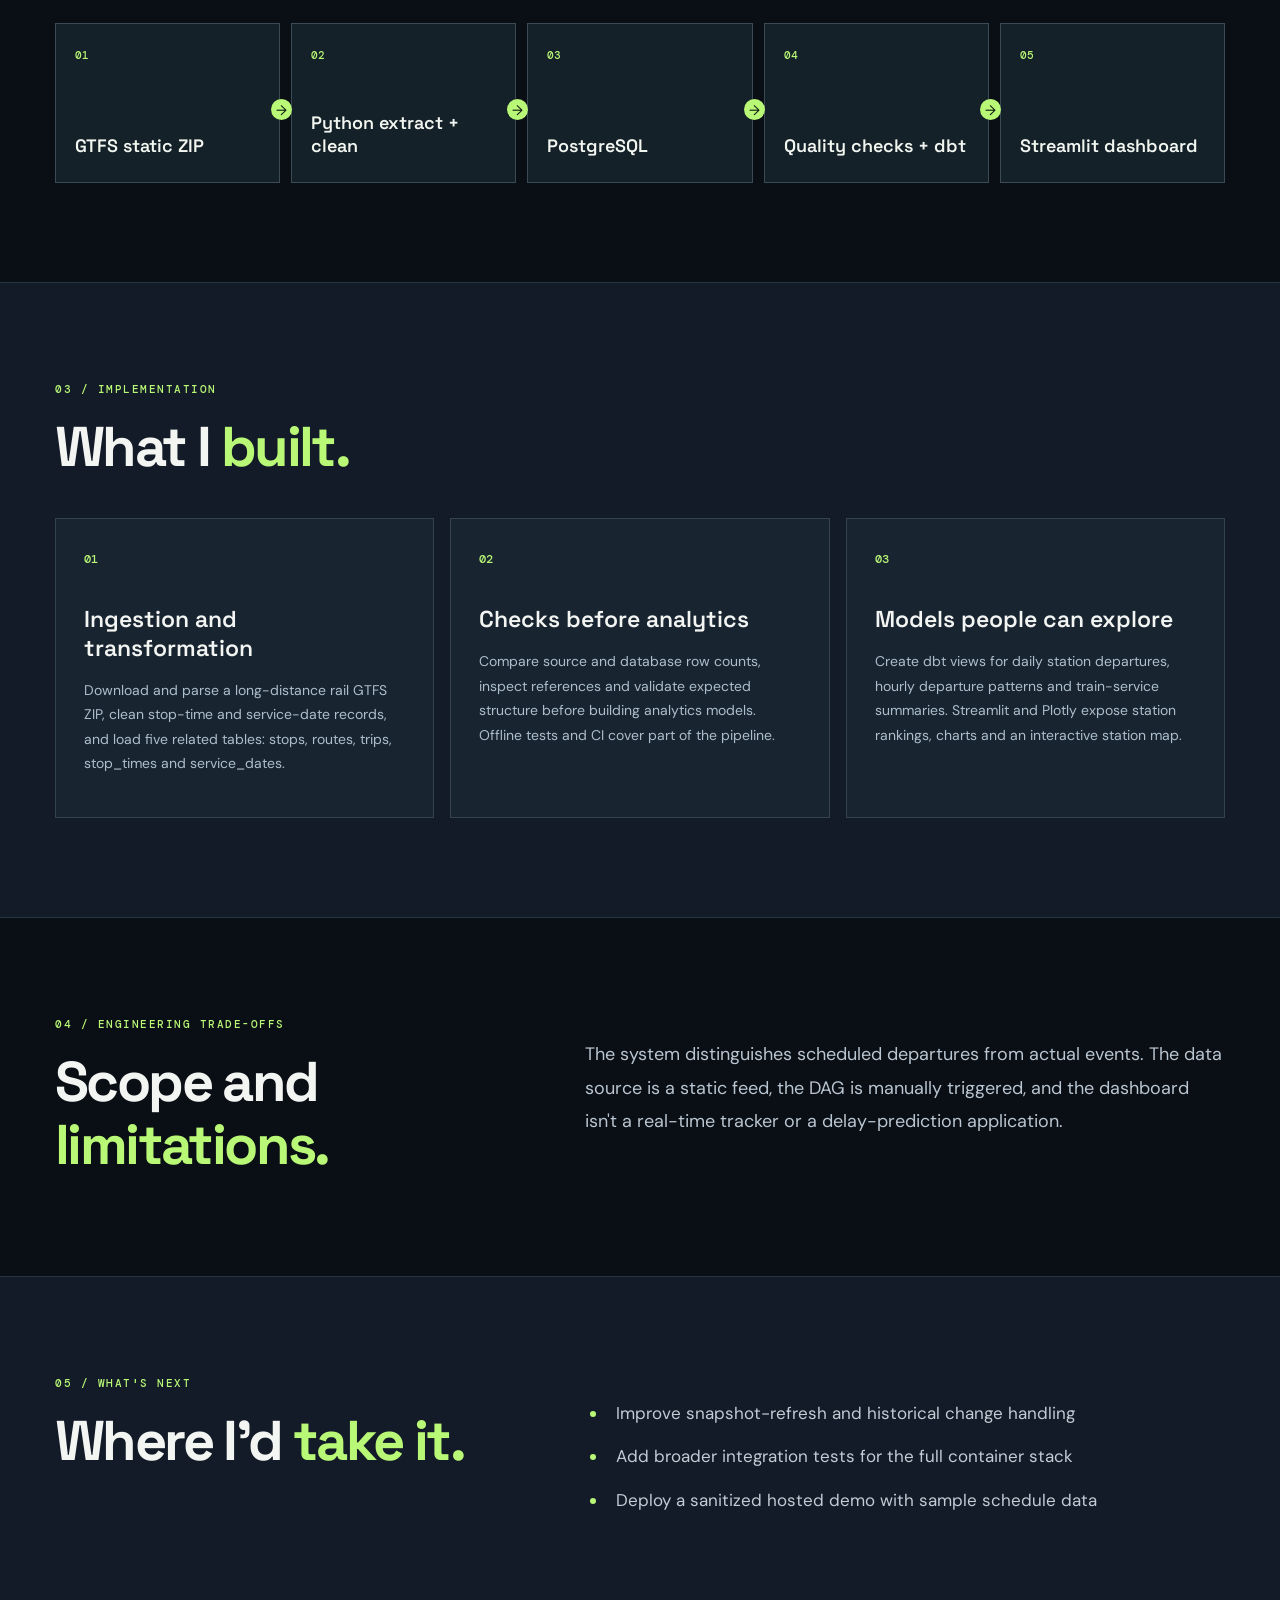
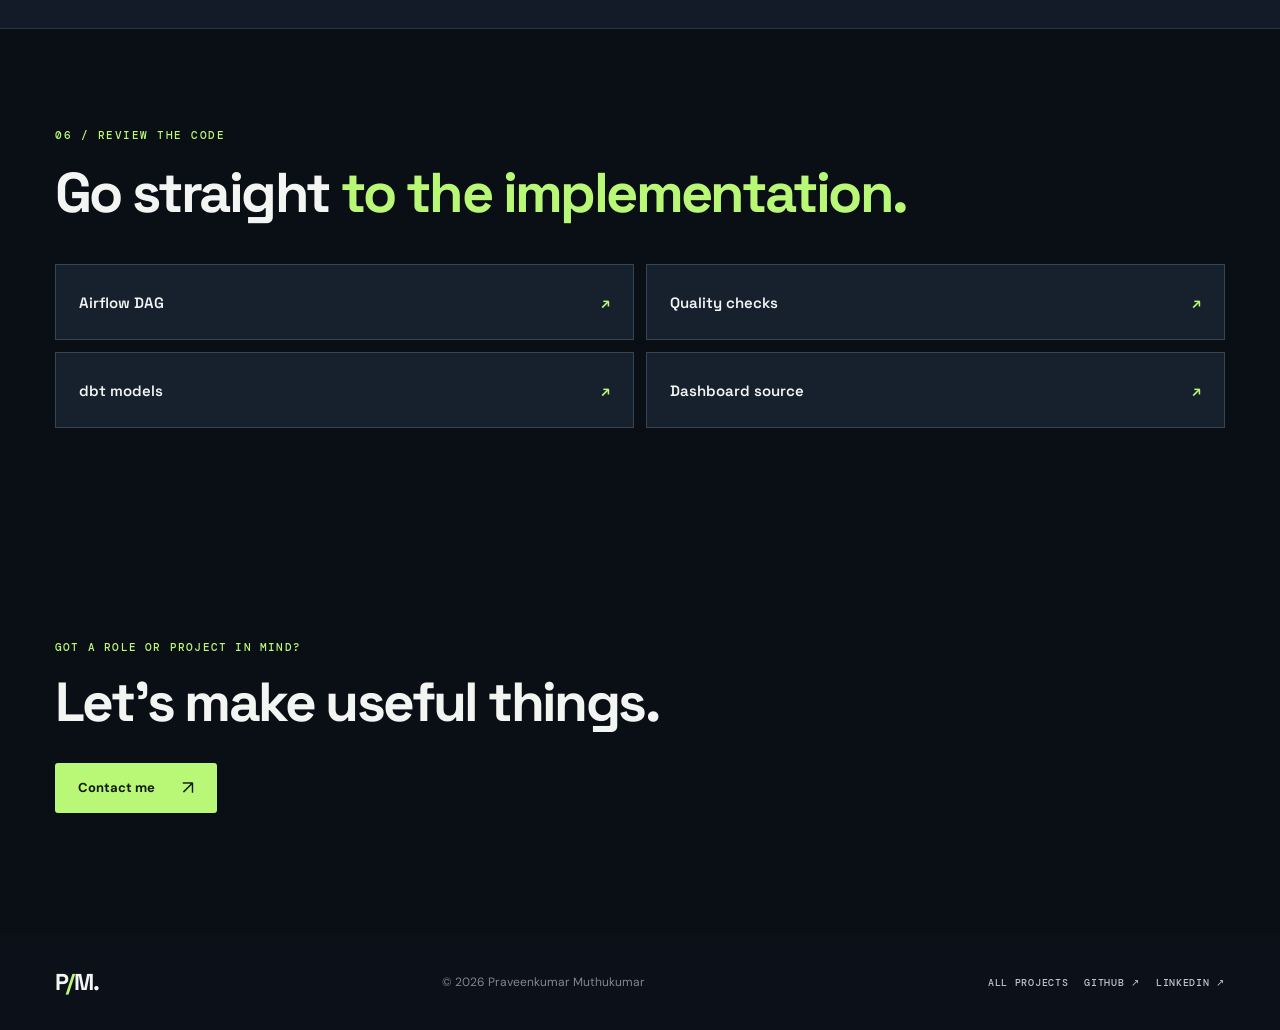
<file: projects/german-transit-analytics.html>
<!DOCTYPE html>
<html lang="en">
<head>
  <meta charset="utf-8">
  <meta name="viewport" content="width=device-width, initial-scale=1">
  <meta name="theme-color" content="#0a0e15">
  <meta name="description" content="A reproducible batch ETL and analytics system for German long-distance rail schedules, built with Python, Apache Airflow, PostgreSQL, dbt and Streamlit.">
  <meta name="color-scheme" content="dark">
  <meta property="og:type" content="article">
  <meta property="og:title" content="German Transit Analytics | Praveenkumar Muthukumar">
  <meta property="og:description" content="A reproducible batch ETL and analytics system for German long-distance rail schedules, built with Python, Apache Airflow, PostgreSQL, dbt and Streamlit.">
  <meta name="twitter:card" content="summary">
  <link rel="icon" href="../assets/favicon.svg" type="image/svg+xml">
  <link rel="preconnect" href="https://fonts.googleapis.com">
  <link rel="preconnect" href="https://fonts.gstatic.com" crossorigin>
  <link href="https://fonts.googleapis.com/css2?family=DM+Mono:wght@400;500&family=DM+Sans:wght@400;500;600;700&family=Space+Grotesk:wght@400;500;600;700&display=swap" rel="stylesheet">
  <link rel="stylesheet" href="../styles.css">
  <link rel="stylesheet" href="../case-studies.css">
  <title>German Transit Analytics — Praveenkumar Muthukumar</title>
</head>
<body class="case-page">
  <a class="skip-link" href="#main">Skip to content</a>
  <header class="case-header">
    <div class="container case-header-inner">
      <a class="case-brand" href="../index.html" aria-label="Portfolio homepage"><span class="brand-square">P<span class="brand-mark">/</span>M</span><span>PRAVEEN.DEV</span></a>
      <a class="case-back" href="../index.html#projects"><span aria-hidden="true">←</span> ALL PROJECTS</a>
    </div>
  </header>
  <main id="main">
    <section class="case-hero container">
      <p class="case-kicker">01 / FEATURED DATA ENGINEERING CASE STUDY</p>
      <h1>From GTFS timetables to usable rail insights.</h1>
      <p class="case-lede">A reproducible batch ETL and analytics system for German long-distance rail schedules, built with Python, Apache Airflow, PostgreSQL, dbt and Streamlit.</p>
      <div class="case-tags" aria-label="Technologies"><span>Python</span><span>Airflow 3.3</span><span>PostgreSQL 17</span><span>dbt</span><span>Docker Compose</span><span>Streamlit</span></div>
      <div class="case-cta"><a class="btn btn-primary" href="https://github.com/Z3raki444/german-transit-analytics" rel="noopener noreferrer" target="_blank">View source on GitHub <span aria-hidden="true">↗</span></a><a class="case-plain-link" href="../index.html#contact">Get in touch <span aria-hidden="true">↗</span></a></div>
      <div class="case-facts"><div><strong>05</strong><span>GTFS tables</span></div><div><strong>03</strong><span>dbt analytics models</span></div><div><strong>MANUAL</strong><span>Airflow trigger</span></div></div>
    </section>
    <section class="case-section case-deep"><div class="container case-two-col">
      <div><p class="case-number">01 / THE PROBLEM</p><h2>What needed <em>solving?</em></h2></div>
      <p class="case-explainer">Raw GTFS schedule feeds describe stops, routes, journeys, stop times and service dates in separate datasets. The challenge is to make those relationships trustworthy and convenient for exploration without pretending that a static schedule is a live train feed.</p>
    </div></section>
    <section class="case-section"><div class="container">
      <div class="case-section-header"><p class="case-number">02 / DATA FLOW</p><h2>System <em>architecture.</em></h2><p>A simplified view of the actual project workflow. This diagram is illustrative, not a live system status display.</p></div>
      <ol class="case-flow"><li><span>01</span><strong>GTFS static ZIP</strong></li><li><span>02</span><strong>Python extract + clean</strong></li><li><span>03</span><strong>PostgreSQL</strong></li><li><span>04</span><strong>Quality checks + dbt</strong></li><li><span>05</span><strong>Streamlit dashboard</strong></li></ol>
    </div></section>
    <section class="case-section case-deep"><div class="container">
      <div class="case-section-header"><p class="case-number">03 / IMPLEMENTATION</p><h2>What I <em>built.</em></h2></div>
      <div class="case-build"><article><span class="case-step">01</span><h3>Ingestion and transformation</h3><p>Download and parse a long-distance rail GTFS ZIP, clean stop-time and service-date records, and load five related tables: stops, routes, trips, stop_times and service_dates.</p></article><article><span class="case-step">02</span><h3>Checks before analytics</h3><p>Compare source and database row counts, inspect references and validate expected structure before building analytics models. Offline tests and CI cover part of the pipeline.</p></article><article><span class="case-step">03</span><h3>Models people can explore</h3><p>Create dbt views for daily station departures, hourly departure patterns and train-service summaries. Streamlit and Plotly expose station rankings, charts and an interactive station map.</p></article></div>
    </div></section>
    <section class="case-section"><div class="container case-two-col">
      <div><p class="case-number">04 / ENGINEERING TRADE-OFFS</p><h2>Scope and <em>limitations.</em></h2></div>
      <p class="case-explainer">The system distinguishes scheduled departures from actual events. The data source is a static feed, the DAG is manually triggered, and the dashboard isn't a real-time tracker or a delay-prediction application.</p>
    </div></section>
    <section class="case-section case-deep"><div class="container case-two-col">
      <div><p class="case-number">05 / WHAT'S NEXT</p><h2>Where I'd <em>take it.</em></h2></div>
      <ul class="case-roadmap"><li>Improve snapshot-refresh and historical change handling</li><li>Add broader integration tests for the full container stack</li><li>Deploy a sanitized hosted demo with sample schedule data</li></ul>
    </div></section>
    <section class="case-section"><div class="container">
      <div class="case-section-header"><p class="case-number">06 / REVIEW THE CODE</p><h2>Go straight <em>to the implementation.</em></h2></div>
      <div class="case-code-links"><a href="https://github.com/Z3raki444/german-transit-analytics/tree/main/airflow/dags/german_transit_etl.py" target="_blank" rel="noopener noreferrer"><span>Airflow DAG</span><span aria-hidden="true">↗</span></a><a href="https://github.com/Z3raki444/german-transit-analytics/tree/main/src/quality/check_gtfs_quality.py" target="_blank" rel="noopener noreferrer"><span>Quality checks</span><span aria-hidden="true">↗</span></a><a href="https://github.com/Z3raki444/german-transit-analytics/tree/main/dbt/models/" target="_blank" rel="noopener noreferrer"><span>dbt models</span><span aria-hidden="true">↗</span></a><a href="https://github.com/Z3raki444/german-transit-analytics/tree/main/dashboard/app.py" target="_blank" rel="noopener noreferrer"><span>Dashboard source</span><span aria-hidden="true">↗</span></a></div>
    </div></section>
    <section class="case-end container"><p>GOT A ROLE OR PROJECT IN MIND?</p><h2>Let's make useful things.</h2><a class="btn btn-primary" href="mailto:praveenkumarm424@gmail.com?subject=Hello%20Praveenkumar">Contact me <span aria-hidden="true">↗</span></a></section>
  </main>
  <footer class="site-footer"><div class="container footer-inner"><a class="footer-brand" href="../index.html">P<span>/</span>M<span class="footer-period">.</span></a><p>© <span class="case-year">2026</span> Praveenkumar Muthukumar</p><div class="footer-links"><a href="../index.html#projects">ALL PROJECTS</a><a href="https://github.com/Z3raki444" target="_blank" rel="noopener noreferrer">GITHUB ↗</a><a href="https://www.linkedin.com/in/praveenkumar-muthukumar-4baa9a3a9/" target="_blank" rel="noopener noreferrer">LINKEDIN ↗</a></div></div></footer>
  <script>document.querySelectorAll('.case-year').forEach(el=>el.textContent=new Date().getFullYear())</script>
</body>
</html>
</file>
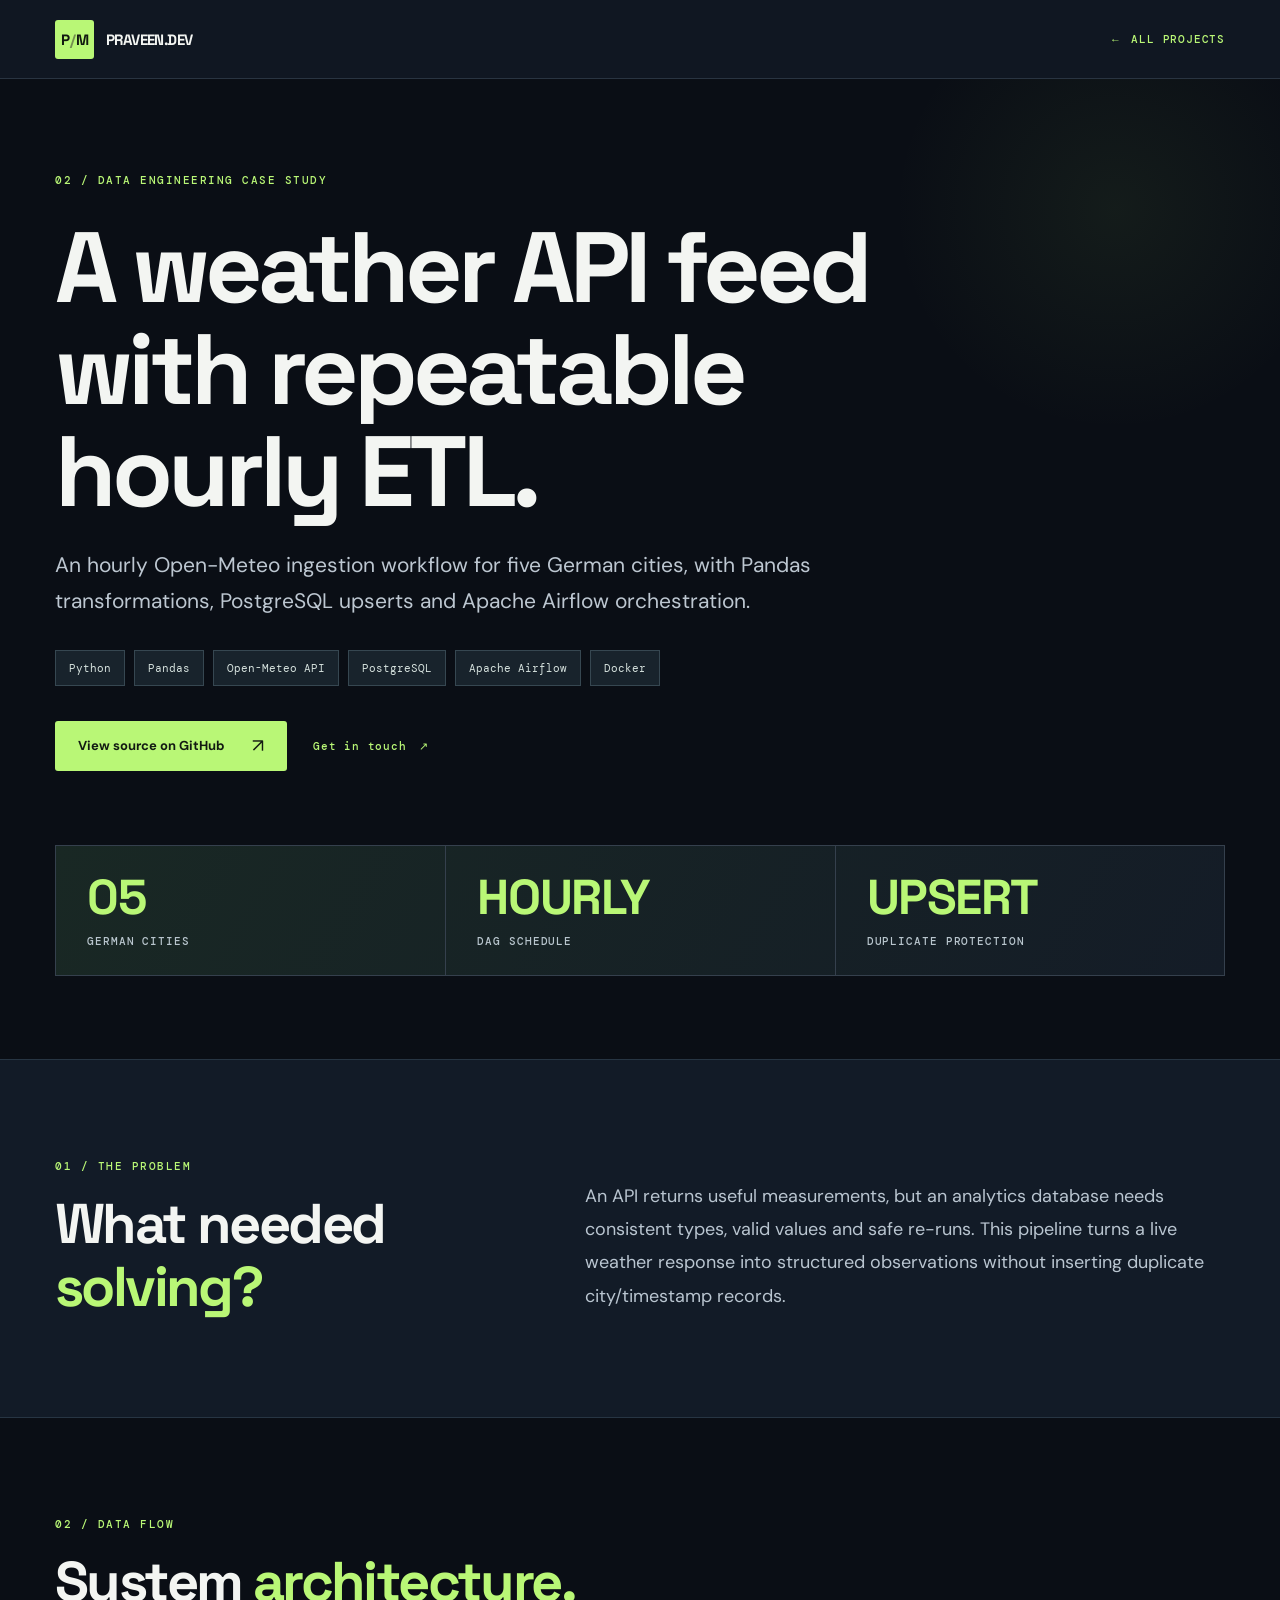
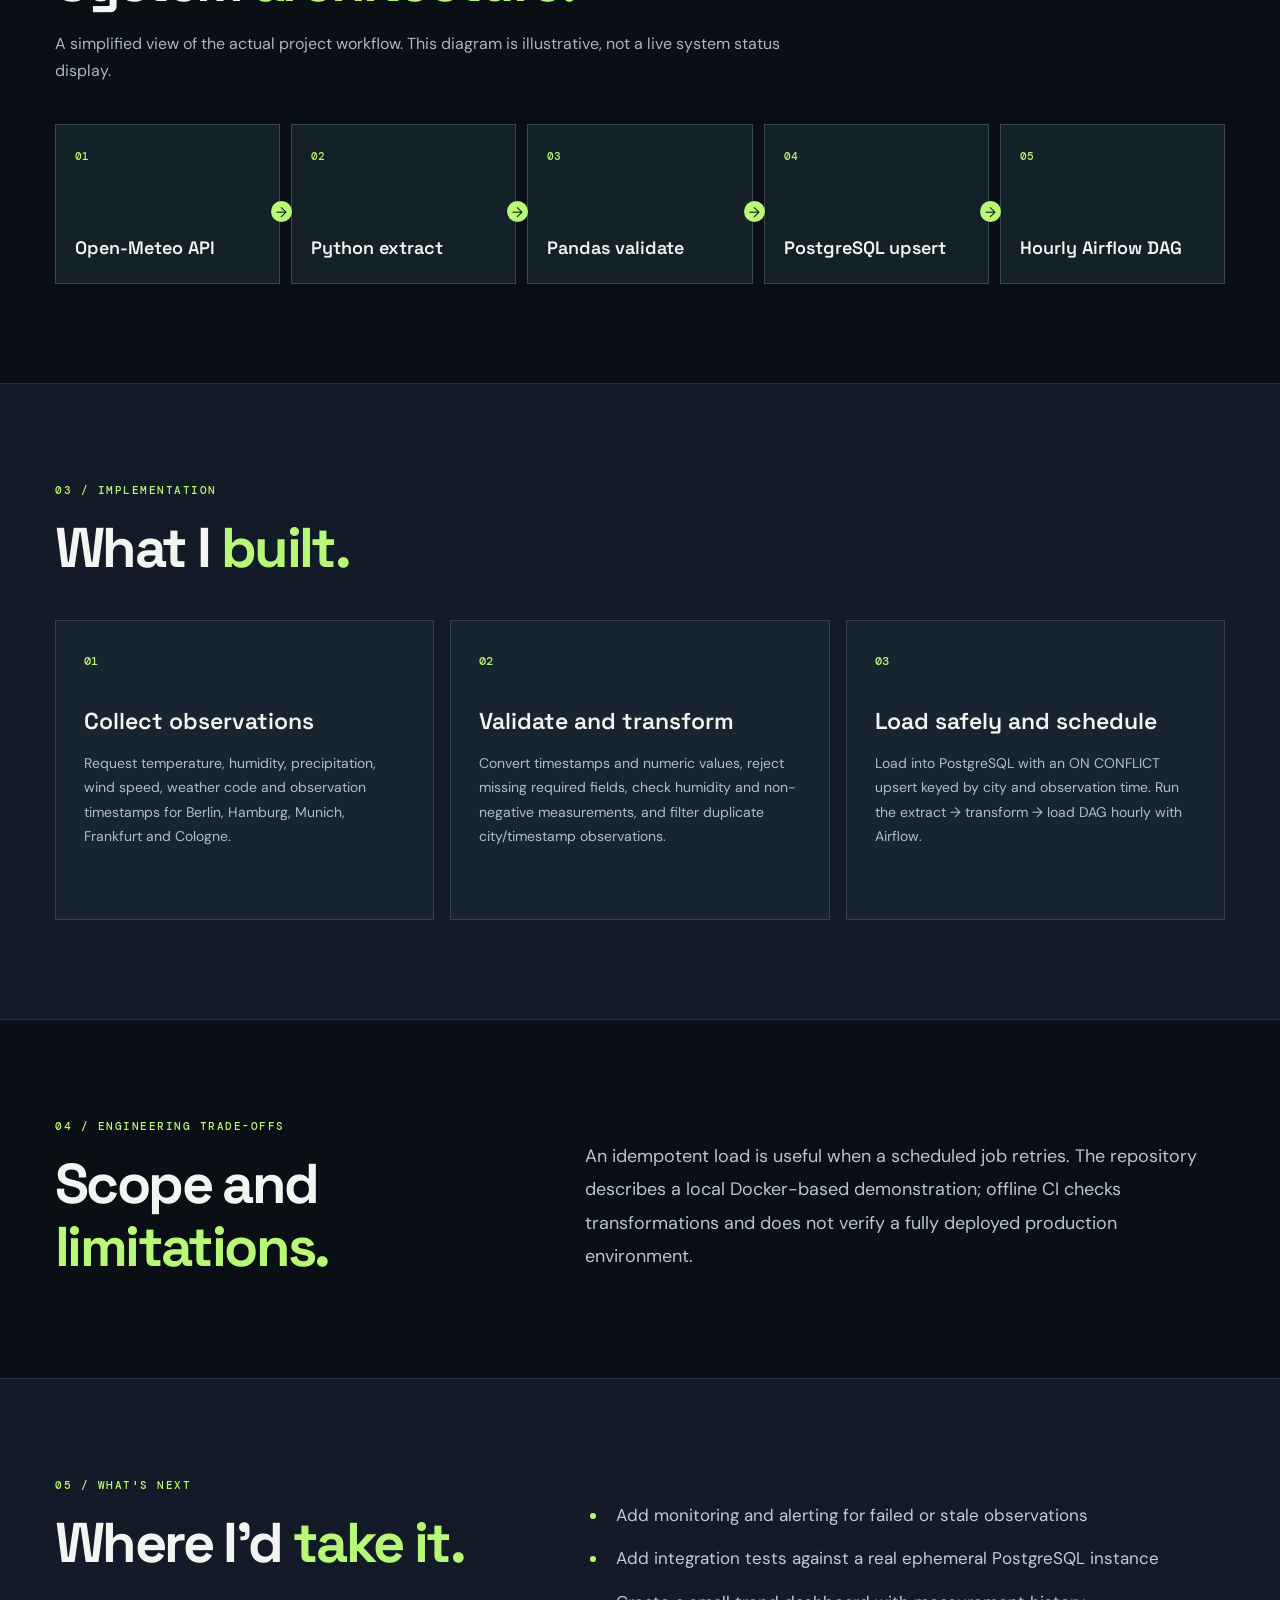
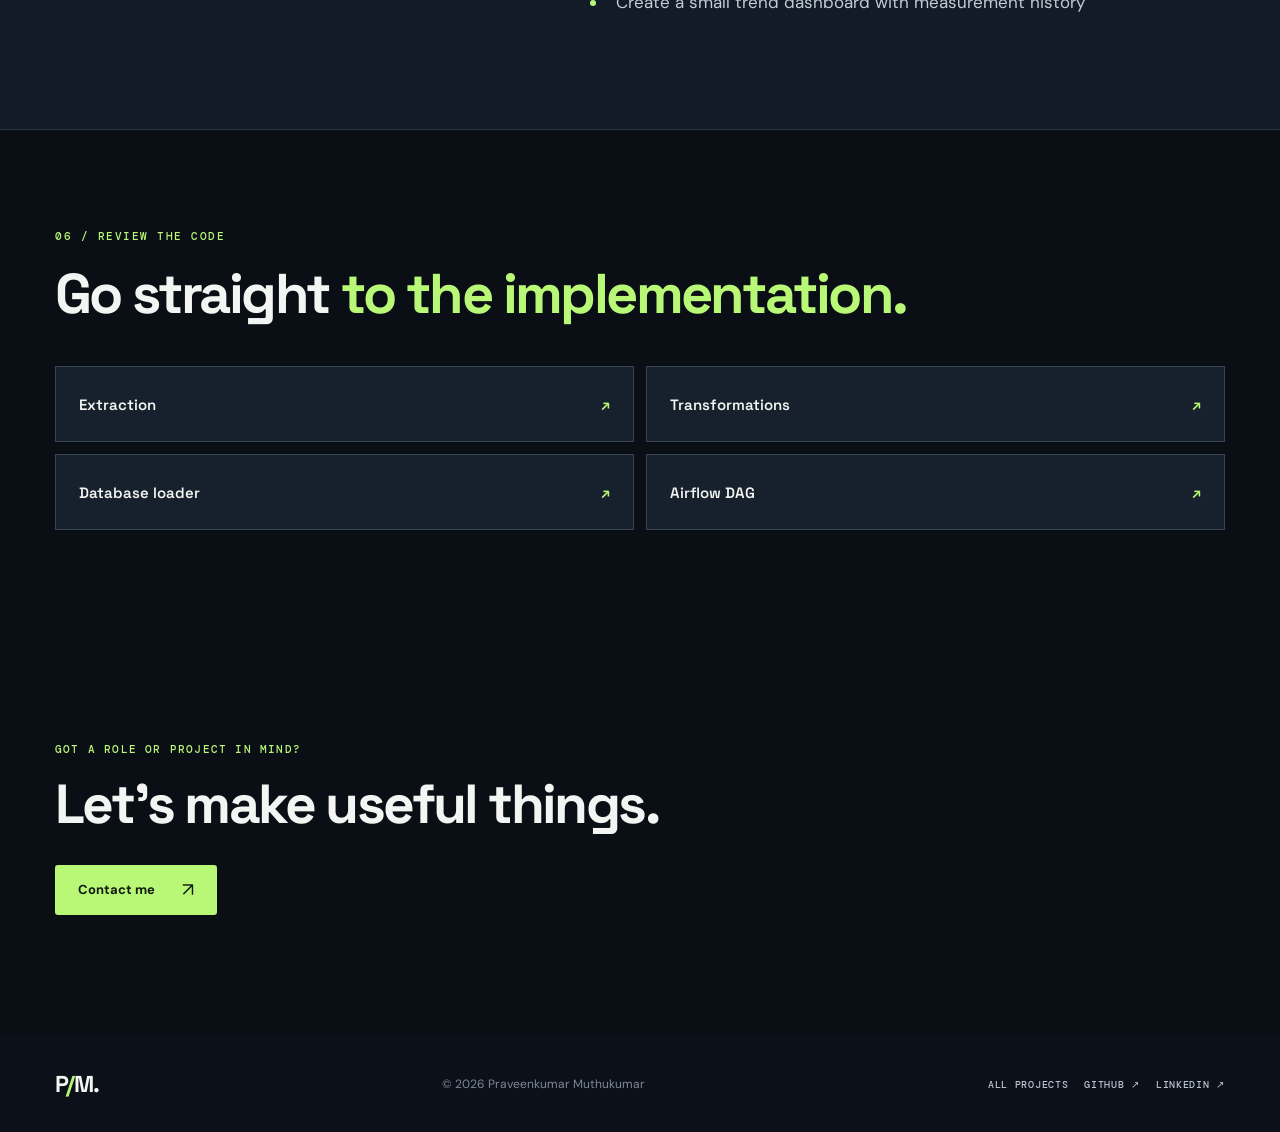
<file: projects/weather-data-pipeline.html>
<!DOCTYPE html>
<html lang="en">
<head>
  <meta charset="utf-8">
  <meta name="viewport" content="width=device-width, initial-scale=1">
  <meta name="theme-color" content="#0a0e15">
  <meta name="description" content="An hourly Open-Meteo ingestion workflow for five German cities, with Pandas transformations, PostgreSQL upserts and Apache Airflow orchestration.">
  <meta name="color-scheme" content="dark">
  <meta property="og:type" content="article">
  <meta property="og:title" content="Weather Data Pipeline | Praveenkumar Muthukumar">
  <meta property="og:description" content="An hourly Open-Meteo ingestion workflow for five German cities, with Pandas transformations, PostgreSQL upserts and Apache Airflow orchestration.">
  <meta name="twitter:card" content="summary">
  <link rel="icon" href="../assets/favicon.svg" type="image/svg+xml">
  <link rel="preconnect" href="https://fonts.googleapis.com">
  <link rel="preconnect" href="https://fonts.gstatic.com" crossorigin>
  <link href="https://fonts.googleapis.com/css2?family=DM+Mono:wght@400;500&family=DM+Sans:wght@400;500;600;700&family=Space+Grotesk:wght@400;500;600;700&display=swap" rel="stylesheet">
  <link rel="stylesheet" href="../styles.css">
  <link rel="stylesheet" href="../case-studies.css">
  <title>Weather Data Pipeline — Praveenkumar Muthukumar</title>
</head>
<body class="case-page">
  <a class="skip-link" href="#main">Skip to content</a>
  <header class="case-header">
    <div class="container case-header-inner">
      <a class="case-brand" href="../index.html" aria-label="Portfolio homepage"><span class="brand-square">P<span class="brand-mark">/</span>M</span><span>PRAVEEN.DEV</span></a>
      <a class="case-back" href="../index.html#projects"><span aria-hidden="true">←</span> ALL PROJECTS</a>
    </div>
  </header>
  <main id="main">
    <section class="case-hero container">
      <p class="case-kicker">02 / DATA ENGINEERING CASE STUDY</p>
      <h1>A weather API feed with repeatable hourly ETL.</h1>
      <p class="case-lede">An hourly Open-Meteo ingestion workflow for five German cities, with Pandas transformations, PostgreSQL upserts and Apache Airflow orchestration.</p>
      <div class="case-tags" aria-label="Technologies"><span>Python</span><span>Pandas</span><span>Open-Meteo API</span><span>PostgreSQL</span><span>Apache Airflow</span><span>Docker</span></div>
      <div class="case-cta"><a class="btn btn-primary" href="https://github.com/Z3raki444/weather-data-pipeline" rel="noopener noreferrer" target="_blank">View source on GitHub <span aria-hidden="true">↗</span></a><a class="case-plain-link" href="../index.html#contact">Get in touch <span aria-hidden="true">↗</span></a></div>
      <div class="case-facts"><div><strong>05</strong><span>German cities</span></div><div><strong>HOURLY</strong><span>DAG schedule</span></div><div><strong>UPSERT</strong><span>Duplicate protection</span></div></div>
    </section>
    <section class="case-section case-deep"><div class="container case-two-col">
      <div><p class="case-number">01 / THE PROBLEM</p><h2>What needed <em>solving?</em></h2></div>
      <p class="case-explainer">An API returns useful measurements, but an analytics database needs consistent types, valid values and safe re-runs. This pipeline turns a live weather response into structured observations without inserting duplicate city/timestamp records.</p>
    </div></section>
    <section class="case-section"><div class="container">
      <div class="case-section-header"><p class="case-number">02 / DATA FLOW</p><h2>System <em>architecture.</em></h2><p>A simplified view of the actual project workflow. This diagram is illustrative, not a live system status display.</p></div>
      <ol class="case-flow"><li><span>01</span><strong>Open-Meteo API</strong></li><li><span>02</span><strong>Python extract</strong></li><li><span>03</span><strong>Pandas validate</strong></li><li><span>04</span><strong>PostgreSQL upsert</strong></li><li><span>05</span><strong>Hourly Airflow DAG</strong></li></ol>
    </div></section>
    <section class="case-section case-deep"><div class="container">
      <div class="case-section-header"><p class="case-number">03 / IMPLEMENTATION</p><h2>What I <em>built.</em></h2></div>
      <div class="case-build"><article><span class="case-step">01</span><h3>Collect observations</h3><p>Request temperature, humidity, precipitation, wind speed, weather code and observation timestamps for Berlin, Hamburg, Munich, Frankfurt and Cologne.</p></article><article><span class="case-step">02</span><h3>Validate and transform</h3><p>Convert timestamps and numeric values, reject missing required fields, check humidity and non-negative measurements, and filter duplicate city/timestamp observations.</p></article><article><span class="case-step">03</span><h3>Load safely and schedule</h3><p>Load into PostgreSQL with an ON CONFLICT upsert keyed by city and observation time. Run the extract → transform → load DAG hourly with Airflow.</p></article></div>
    </div></section>
    <section class="case-section"><div class="container case-two-col">
      <div><p class="case-number">04 / ENGINEERING TRADE-OFFS</p><h2>Scope and <em>limitations.</em></h2></div>
      <p class="case-explainer">An idempotent load is useful when a scheduled job retries. The repository describes a local Docker-based demonstration; offline CI checks transformations and does not verify a fully deployed production environment.</p>
    </div></section>
    <section class="case-section case-deep"><div class="container case-two-col">
      <div><p class="case-number">05 / WHAT'S NEXT</p><h2>Where I'd <em>take it.</em></h2></div>
      <ul class="case-roadmap"><li>Add monitoring and alerting for failed or stale observations</li><li>Add integration tests against a real ephemeral PostgreSQL instance</li><li>Create a small trend dashboard with measurement history</li></ul>
    </div></section>
    <section class="case-section"><div class="container">
      <div class="case-section-header"><p class="case-number">06 / REVIEW THE CODE</p><h2>Go straight <em>to the implementation.</em></h2></div>
      <div class="case-code-links"><a href="https://github.com/Z3raki444/weather-data-pipeline/tree/main/src/extract.py" target="_blank" rel="noopener noreferrer"><span>Extraction</span><span aria-hidden="true">↗</span></a><a href="https://github.com/Z3raki444/weather-data-pipeline/tree/main/src/transform.py" target="_blank" rel="noopener noreferrer"><span>Transformations</span><span aria-hidden="true">↗</span></a><a href="https://github.com/Z3raki444/weather-data-pipeline/tree/main/src/load.py" target="_blank" rel="noopener noreferrer"><span>Database loader</span><span aria-hidden="true">↗</span></a><a href="https://github.com/Z3raki444/weather-data-pipeline/tree/main/dags/weather_pipeline_dag.py" target="_blank" rel="noopener noreferrer"><span>Airflow DAG</span><span aria-hidden="true">↗</span></a></div>
    </div></section>
    <section class="case-end container"><p>GOT A ROLE OR PROJECT IN MIND?</p><h2>Let's make useful things.</h2><a class="btn btn-primary" href="mailto:praveenkumarm424@gmail.com?subject=Hello%20Praveenkumar">Contact me <span aria-hidden="true">↗</span></a></section>
  </main>
  <footer class="site-footer"><div class="container footer-inner"><a class="footer-brand" href="../index.html">P<span>/</span>M<span class="footer-period">.</span></a><p>© <span class="case-year">2026</span> Praveenkumar Muthukumar</p><div class="footer-links"><a href="../index.html#projects">ALL PROJECTS</a><a href="https://github.com/Z3raki444" target="_blank" rel="noopener noreferrer">GITHUB ↗</a><a href="https://www.linkedin.com/in/praveenkumar-muthukumar-4baa9a3a9/" target="_blank" rel="noopener noreferrer">LINKEDIN ↗</a></div></div></footer>
  <script>document.querySelectorAll('.case-year').forEach(el=>el.textContent=new Date().getFullYear())</script>
</body>
</html>
</file>
<file: styles.css>
:root{--bg:#0a0e15;--bg2:#101620;--panel:#141b26;--line:#29313e;--muted:#929aaa;--ink:#f3f5f2;--accent:#b9f776;--accent2:#a4df67;--font-display:'Space Grotesk',sans-serif;--font-body:'DM Sans',sans-serif;--font-mono:'DM Mono',monospace}
*{box-sizing:border-box}html{scroll-behavior:smooth;scroll-padding-top:92px}body{margin:0;background:var(--bg);color:var(--ink);font-family:var(--font-body);-webkit-font-smoothing:antialiased}body.menu-open{overflow:hidden}a{color:inherit;text-decoration:none}button{font:inherit}button,a{-webkit-tap-highlight-color:transparent}button:focus-visible,a:focus-visible{outline:3px solid var(--accent);outline-offset:5px}::selection{background:var(--accent);color:#10150d}[hidden]{display:none!important}.container{width:min(1170px,calc(100% - 80px));margin-inline:auto}.noise{pointer-events:none;position:fixed;z-index:50;inset:0;opacity:.055;background-image:url("data:image/svg+xml,%3Csvg viewBox='0 0 200 200' xmlns='http://www.w3.org/2000/svg'%3E%3Cfilter id='n'%3E%3CfeTurbulence type='fractalNoise' baseFrequency='.86' numOctaves='3' stitchTiles='stitch'/%3E%3C/filter%3E%3Crect width='100%25' height='100%25' filter='url(%23n)' opacity='.2'/%3E%3C/svg%3E")}.skip-link{position:absolute;z-index:101;top:-100px;left:18px;background:var(--accent);color:#07100a;padding:10px 15px}.skip-link:focus{top:10px}.site-header{height:82px;border-bottom:1px solid #252b34;position:relative;z-index:30;background:rgba(10,14,21,.92);backdrop-filter:blur(18px)}.header-inner{height:100%;display:flex;justify-content:space-between;align-items:center}.brand{display:flex;align-items:center;gap:13px}.brand-square{background:var(--accent);color:#111810;width:39px;height:39px;display:flex;align-items:center;justify-content:center;font:700 15px var(--font-display);letter-spacing:-2px;border-radius:3px;padding-right:1px}.brand-mark{color:#748e50;margin:0 2px}.brand-text{font:700 16px var(--font-display);letter-spacing:-.55px}.brand-muted{color:var(--accent)}.desktop-nav{display:flex;gap:38px;color:#b1b8c3;font-size:13px;font-weight:600}.desktop-nav a{transition:color .2s}.desktop-nav a:hover{color:var(--accent)}.header-actions{display:flex;align-items:center;gap:24px}.header-github{border:1px solid #343c48;border-radius:3px;padding:13px 17px;font:500 11px var(--font-mono);letter-spacing:1.1px;transition:.2s}.header-github:hover{border-color:var(--accent);color:var(--accent)}.header-github span{font-size:14px;margin-left:12px}.menu-toggle,.mobile-nav{display:none}
.hero{min-height:690px;position:relative;display:grid;grid-template-columns:1.12fr .88fr;align-items:center;gap:50px;padding-top:88px;padding-bottom:99px}.hero:before{content:'';position:absolute;z-index:-1;top:-190px;left:-260px;width:780px;height:800px;background:radial-gradient(circle,#24322731 0%,transparent 65%);pointer-events:none}.eyebrow,.section-kicker{display:flex;align-items:center;gap:10px;color:#b8c1ca;font:500 11px var(--font-mono);letter-spacing:1.7px}.status-dot{width:7px;height:7px;border-radius:50%;background:var(--accent);box-shadow:0 0 0 4px #b9f7761c;display:inline-block;flex:0 0 auto}.eyebrow-split{opacity:.4;margin:0 2px}.hero h1{font:700 clamp(54px,6vw,88px)/1.07 var(--font-display);letter-spacing:-5.9px;margin:26px 0 25px;white-space:nowrap}.hero-outline{color:var(--accent)}.hero-dot{color:var(--ink)}.hero-description{max-width:545px;font-size:17px;color:#b2bbc8;line-height:1.75;margin:0}.hero-description strong{color:#f5f7f5;font-weight:700}.hero-description span{color:#e0e5e1}.hero-buttons{display:flex;gap:12px;flex-wrap:wrap;margin-top:38px}.btn{min-height:50px;padding:0 23px;display:inline-flex;justify-content:center;align-items:center;gap:27px;border-radius:3px;font-size:13px;font-weight:700;transition:transform .2s,background .2s,border-color .2s}.btn:hover{transform:translateY(-3px)}.btn-primary{color:#121a12;background:var(--accent)}.btn-primary:hover{background:#d2ff9b}.btn-secondary{border:1px solid #394252;color:#f5f5f1;background:#131a25}.btn-secondary:hover{border-color:#7b889b}.btn span{font-size:19px;font-weight:400}.hero-footnote{font:500 10px var(--font-mono);letter-spacing:1.1px;color:#8c96a4;margin-top:41px}.small-cross{color:var(--accent);margin-right:6px;font-size:15px}.hero-scroll{position:absolute;bottom:32px;left:0;display:flex;align-items:center;gap:17px;font:500 10px var(--font-mono);letter-spacing:1.2px;color:#687482}.scroll-line{height:1px;width:60px;background:#586572}
.hero-visual{position:relative;border:1px solid #394052;background:linear-gradient(145deg,#17202c,#101620 57%,#171e27);box-shadow:0 26px 80px #0006;min-width:0;transform:rotate(1.1deg);padding:0 23px 20px}.hero-visual:before{content:'';position:absolute;inset:8px -9px -9px 8px;border:1px solid #b9f77636;z-index:-1}.visual-header{display:flex;justify-content:space-between;align-items:center;height:46px;border-bottom:1px solid #323d4b;font:500 9px var(--font-mono);letter-spacing:1px;color:#9cabb9}.tiny-square{width:7px;height:7px;display:inline-block;background:#b9f776;margin-right:7px}.window-dots{display:flex;gap:5px}.window-dots i{width:6px;height:6px;border:1px solid #647386;border-radius:50%}.visual-topline{display:flex;align-items:center;gap:8px;margin:26px 0 22px;color:#e7ebf1;font:500 11px var(--font-mono);letter-spacing:1.1px}.live-dot{margin-left:auto;width:5px;height:5px;border-radius:50%;background:var(--accent)}.flow-running{font-size:9px;color:var(--accent)}.pipeline-layout{display:grid;grid-template-columns:1fr 24px 1fr 24px 1fr;align-items:center;min-width:0}.pipeline-stage{min-width:0;height:125px;background:#0d141e;border:1px solid #3a4556;padding:11px 8px;display:flex;flex-direction:column;align-items:center;justify-content:space-between;text-align:center}.stage-input{border-top:2px solid #f0c77a}.stage-transform{border-top:2px solid var(--accent)}.stage-store{border-top:2px solid #9baff4}.stage-number{color:#818e9e;font:400 8px var(--font-mono);white-space:nowrap}.stage-symbol{color:#ebc478;font:700 23px var(--font-display);line-height:1}.stage-transform .stage-symbol{color:var(--accent)}.stage-store .stage-symbol{color:#a5b6ff}.pipeline-stage strong{font:500 9px var(--font-mono);color:#e7eef5}.pipeline-stage small{font:400 7px var(--font-mono);color:#708091}.pipeline-connector{display:flex;align-items:center;color:var(--accent);font-size:18px}.pipeline-connector span{width:4px;background:#78964e;height:1px}.pipeline-connector b{font-weight:400}.visual-branch{display:flex;flex-direction:column;align-items:center;height:43px;color:var(--accent);font-size:16px;line-height:12px}.visual-branch div{height:27px;width:1px;background:#708b58}.mini-dash{background:#0e151f;border:1px solid #3a4654;padding:15px}.mini-dash-head{display:flex;align-items:center;justify-content:space-between;gap:4px;font:500 8px var(--font-mono);letter-spacing:.3px;color:#dce4e8}.mini-dash-head span:last-child{color:#a7b2c0}.mini-dash-head b{color:var(--accent);font-size:13px}.mini-pulse{display:inline-block;width:6px;height:6px;border-radius:50%;background:var(--accent);margin-right:4px}.dash-graph{position:relative;height:118px;margin-top:18px;overflow:hidden}.chart-grid{position:absolute;inset:0;display:flex;flex-direction:column;justify-content:space-between}.chart-grid span{height:1px;background:#2a3541}.chart-bars{position:absolute;inset:3px 0 2px;display:flex;gap:9px;align-items:flex-end;justify-content:space-around;padding:0 5px}.chart-bars i{width:9%;height:var(--bar);border-radius:1px 1px 0 0;background:linear-gradient(0deg,#5b8558,var(--accent));opacity:.85}.chart-bars i:nth-child(3n){background:linear-gradient(0deg,#516a6b,#a3c7b7)}.dash-bottom{display:flex;justify-content:space-between;font:400 8px var(--font-mono);color:#778699;margin-top:11px}.visual-footer{display:flex;justify-content:space-between;font:400 8px var(--font-mono);color:#738194;letter-spacing:.8px;margin-top:16px}.visual-footer span:last-child{color:var(--accent)}
.ticker{border-top:1px solid #303843;border-bottom:1px solid #303843;background:#111721}.ticker-inner{display:flex;align-items:center;justify-content:space-between;flex-wrap:wrap;gap:16px;padding:23px 0;font:500 11px var(--font-mono);letter-spacing:.45px;color:#c5cbd4}.ticker b{color:var(--accent);font-size:15px;font-weight:400}.section{padding-top:119px;padding-bottom:120px}.section-top{display:flex;justify-content:space-between;align-items:end;gap:40px;margin-bottom:39px}.section-kicker{color:#9ea9b7;letter-spacing:1.65px}.section-kicker span{color:var(--accent)}h2{font:700 clamp(36px,4.3vw,60px)/1.12 var(--font-display);letter-spacing:-2.6px;margin:20px 0 12px}h2 em{font-style:normal;color:var(--accent)}.section-subtitle{margin:0;color:#9da7b5;font-size:15px;line-height:1.6}.section-side{font:500 10px/1.9 var(--font-mono);letter-spacing:1.4px;color:#8794a4;text-align:right;margin:0 0 6px}.filter-bar{display:flex;flex-wrap:wrap;gap:8px;margin:39px 0 20px}.filter{border:1px solid #354051;background:#111822;color:#a8b0bd;border-radius:3px;padding:11px 16px;font-size:12px;cursor:pointer;transition:.2s}.filter:hover{color:var(--ink);border-color:#73816c}.filter.active{background:var(--accent);color:#162016;border-color:var(--accent);font-weight:700}.filter span{margin-left:8px;opacity:.6;font:400 10px var(--font-mono)}.project-grid{display:grid;grid-template-columns:repeat(2,minmax(0,1fr));gap:20px}.project-card{border:1px solid #35404e;background:#121923;min-width:0;transition:border-color .25s,transform .25s}.project-card:hover{border-color:#93b478;transform:translateY(-4px)}.feature-card{grid-column:1/-1;display:grid;grid-template-columns:1fr 1fr;min-height:419px;background:linear-gradient(125deg,#172221,#121923 60%)}.feature-content{padding:34px;display:flex;flex-direction:column;justify-content:space-between;min-width:0}.project-topline{display:flex;justify-content:space-between;gap:12px;align-items:center}.project-index{color:#8494a0;font:500 10px var(--font-mono);letter-spacing:.6px}.project-type{color:var(--accent);font:500 9px var(--font-mono);letter-spacing:.8px;text-align:right}.feature-body h3{font:700 clamp(34px,4vw,56px)/1.1 var(--font-display);letter-spacing:-2.5px;margin:19px 0 17px}.feature-body h3 span{color:var(--accent)}.feature-body p,.card-content p{color:#a5afba;font-size:14px;line-height:1.75;margin:0 0 20px}.tags{display:flex;gap:7px;flex-wrap:wrap;margin-top:15px}.tags span{font:400 10px var(--font-mono);color:#c9d4d3;border:1px solid #35424c;background:#141e25;padding:7px 9px;white-space:nowrap}.project-link{display:inline-flex;align-items:center;gap:14px;width:fit-content;color:var(--accent);font:500 11px var(--font-mono);letter-spacing:.7px;transition:gap .2s}.project-link:hover{gap:21px}.project-link span{font-size:17px}.feature-graphic{margin:14px 14px 14px 0;border:1px solid #42544c;background:radial-gradient(circle at 50% 45%,#284739,#122820 68%,#12251e);position:relative;overflow:hidden;display:flex;flex-direction:column;padding:22px}.feature-graphic:before{content:'';position:absolute;inset:0;background-image:linear-gradient(#a4f98c0b 1px,transparent 1px),linear-gradient(90deg,#a4f98c0b 1px,transparent 1px);background-size:29px 29px}.rail-label,.rail-bottom{position:relative;display:flex;justify-content:space-between;z-index:2}.rail-label{color:#adc6b2;font:500 9px var(--font-mono);letter-spacing:1px}.rail-map{position:relative;flex:1;min-height:240px}.rail-a,.rail-b,.rail-c{position:absolute;display:block;border-radius:50%}.rail-a{left:8%;top:26%;width:84%;height:59%;border-top:4px solid #b9f776;border-bottom:4px solid transparent;transform:rotate(-20deg)}.rail-b{left:9%;top:42%;width:75%;height:33%;border-top:4px solid #efca8f;border-bottom:4px solid transparent;transform:rotate(18deg)}.rail-c{left:25%;top:14%;width:50%;height:80%;border-left:4px solid #8ab9cb;border-right:4px solid transparent;transform:rotate(37deg)}.stop{position:absolute;width:10px;height:10px;border:3px solid var(--accent);border-radius:50%;background:#153125;z-index:4}.s1{left:17%;top:48%}.s2{left:35%;top:33%}.s3{left:58%;top:28%}.s4{left:78%;top:47%}.s5{left:32%;top:67%;border-color:#efca8f}.s6{left:65%;top:70%;border-color:#efca8f}.s7{left:47%;top:52%;border-color:#9ec9d7}.station-name{position:absolute;z-index:3;font:500 9px var(--font-mono);color:#eaf4dd;letter-spacing:.4px}.name-a{left:5%;top:37%}.name-b{left:40%;top:16%}.name-c{right:0;top:57%}.rail-bottom{gap:10px}.rail-bottom div{display:flex;flex-direction:column;gap:5px}.rail-bottom small{font:400 8px var(--font-mono);color:#a0b1a7}.rail-bottom strong{font:500 9px var(--font-mono);color:#e3f0df}.card-graphic{height:210px;border-bottom:1px solid #33404e;position:relative;padding:20px;overflow:hidden}.graphic-label{position:relative;z-index:3;display:flex;justify-content:space-between;font:500 9px var(--font-mono);letter-spacing:1.1px;color:#a6b6c7}.graphic-label span{font-size:15px}.weather-graphic{background:radial-gradient(circle at 55% 90%,#235b47,#18392f 68%,#173128)}.weather-chart{position:absolute;bottom:45px;left:40px;right:40px;height:102px;display:flex;align-items:flex-end;gap:12px;border-bottom:1px solid #b9f77690}.weather-chart span{height:var(--h);flex:1;background:linear-gradient(0deg,#4f8d68,#b9f776);opacity:.85;border-radius:1px 1px 0 0}.weather-chart span:nth-child(2n){background:linear-gradient(0deg,#4d8c86,#93e2bf)}.weather-caption,.swap-caption,.asl-caption{position:absolute;bottom:16px;left:20px;color:#9db8ab;font:400 9px var(--font-mono);letter-spacing:.8px}.weather-caption b{color:var(--accent);font-weight:400;margin:0 10px}.sql-graphic{background:#1a2132}.sql-lines{position:absolute;left:25px;top:56px;font:400 12px/1.9 var(--font-mono);color:#d5deed}.sql-lines div i{font-style:normal;color:#536277;display:inline-block;width:32px}.code-blue{color:#82b4fb}.code-violet{color:#cfadff}.asl-graphic{background:radial-gradient(circle at 60% 60%,#34395b,#1a2135 67%)}.asl-center{position:absolute;left:50%;top:51%;transform:translate(-50%,-50%);width:170px;height:136px;display:flex;align-items:center;justify-content:center;color:#b9f776}.scan-corner{width:20px;height:20px;position:absolute;border-color:#7a9bd9}.scan-corner.tl{top:0;left:0;border-top:2px solid;border-left:2px solid}.scan-corner.tr{top:0;right:0;border-top:2px solid;border-right:2px solid}.scan-corner.bl{bottom:0;left:0;border-bottom:2px solid;border-left:2px solid}.scan-corner.br{bottom:0;right:0;border-bottom:2px solid;border-right:2px solid}.scan-line{position:absolute;left:10px;right:10px;top:53%;height:1px;background:#b9f77675;box-shadow:0 0 10px var(--accent)}.asl-caption span{color:#cbd0e4}.swap-graphic{background:radial-gradient(circle at 55% 55%,#374a41,#1d322f 62%,#182c2b)}.swap-system{position:absolute;inset:40px 20px 25px}.swap-node{position:absolute;width:70px;height:70px;border-radius:100%;display:flex;align-items:center;justify-content:center;font:600 20px var(--font-display);z-index:3;background:#1c3934;border:1px solid #a3c49e;color:var(--accent)}.n-one{top:11px;left:13%}.n-two{top:42px;right:10%}.n-three{top:82px;left:39%;width:58px;height:58px;color:#f2d6a3;border-color:#ddc596}.swap-center{position:absolute;top:44px;left:49%;font:600 21px var(--font-display);color:#f2e7a3}.swap-edge{position:absolute;z-index:1;display:block;height:1px;background:#7a9e83;transform-origin:left}.e1{top:50px;left:29%;width:40%;transform:rotate(7deg)}.e2{top:74px;left:28%;width:25%;transform:rotate(42deg)}.e3{top:96px;left:55%;width:31%;transform:rotate(-22deg)}.spam-graphic{background:radial-gradient(circle at 50% 90%,#3b3347,#232137 70%)}.spam-inbox{position:absolute;inset:45px 50px;display:flex;flex-direction:column;align-items:center;justify-content:center}.spam-message{border:1px solid #847e9e;background:#27253a;width:min(285px,100%);display:grid;grid-template-columns:31px 1fr;column-gap:9px;padding:11px 13px}.mail-icon{grid-row:span 2;font-size:24px;color:#c7b3f7}.spam-message span{font:400 9px var(--font-mono);color:#b2aeca}.spam-message strong{font:500 12px var(--font-body);color:#eee6fe}.spam-flow{font-size:18px;color:#d7c2ff;line-height:1.2}.spam-result{display:flex;align-items:center;gap:15px;font:500 9px var(--font-mono);color:#e4dbf1}.spam-result span{border:1px solid #77728d;padding:9px}.spam-result b{color:var(--accent);font-weight:400}.card-content{padding:24px 26px 27px;min-height:285px;display:flex;flex-direction:column;align-items:start}.card-content .project-topline{width:100%}.card-content h3{font:700 26px/1.15 var(--font-display);letter-spacing:-.75px;margin:20px 0 12px}.card-content .tags{margin-top:auto;margin-bottom:23px}.card-content p{margin-bottom:6px}.card-content .project-link{margin-top:0}.project-end{text-align:center;margin:37px 0 0;color:#8d9baa;font:500 10px var(--font-mono);letter-spacing:1px}.project-end a{color:var(--accent);margin-left:10px;border-bottom:1px solid #8ac45b;padding-bottom:5px}.project-end a span{font-size:15px}
.method-section{background:#131a24;border-block:1px solid #303b4b;padding:101px 0}.method-heading{margin-bottom:40px}.method-grid{display:grid;grid-template-columns:repeat(3,1fr);gap:16px}.method-card{padding:31px 29px 32px;background:#171f2b;border:1px solid #354050;min-height:237px;position:relative}.method-num{font:500 10px var(--font-mono);color:#91a1af}.method-icon{position:absolute;right:27px;top:25px;font:400 32px var(--font-display);color:var(--accent)}.method-card h3{font:600 27px var(--font-display);letter-spacing:-.8px;margin:39px 0 12px}.method-card p{color:#a5b0bd;line-height:1.7;font-size:14px;margin:0}.about-layout{display:grid;grid-template-columns:1fr 1fr;gap:93px}.about-layout h2{margin-top:22px}.about-highlight{margin-top:48px;border-left:2px solid var(--accent);padding-left:22px;display:flex;gap:16px}.about-highlight>span{color:var(--accent);font:700 64px/1 var(--font-display)}.about-highlight p{color:#d5dce0;font:500 21px/1.55 var(--font-display);letter-spacing:-.45px;margin:8px 0}.about-text{padding-top:31px}.about-text>p{color:#a8b3bf;line-height:1.9;font-size:15px;margin:0 0 18px}.about-text strong{color:#f3f4f4}.education-card{border:1px solid #384351;background:#141c26;padding:23px;display:flex;justify-content:space-between;gap:12px;align-items:start;margin-top:32px}.education-card div{display:flex;flex-direction:column;gap:10px}.education-card div span{font:500 10px var(--font-mono);color:var(--accent);letter-spacing:1px}.education-card strong{font:600 17px var(--font-display)}.education-card small{color:#8997a8;font-size:12px}.edu-badge{white-space:nowrap;border:1px solid #596a52;background:#293b2b;color:var(--accent);padding:7px 8px;font:500 9px var(--font-mono);letter-spacing:.2px}.skills-section{padding-top:0}.skills-grid{display:grid;grid-template-columns:repeat(3,1fr);gap:16px;margin-top:43px}.skill-group{border-top:1px solid #4a5661;padding:22px 2px 10px}.skill-counter{color:var(--accent);font:500 11px var(--font-mono)}.skill-group h3{font:600 14px var(--font-display);letter-spacing:.2px;margin:19px 0 22px}.skill-tags{display:flex;flex-wrap:wrap;gap:9px}.skill-tags span{background:#171e28;border:1px solid #384453;color:#d0d8df;font:500 12px var(--font-body);padding:11px 13px}.contact-section{background:var(--accent);color:#10170e;overflow:hidden}.contact-inner{position:relative;padding-top:95px;padding-bottom:35px}.contact-inner:after{content:'*';font:700 560px/1 var(--font-display);color:#80bd4b;opacity:.16;position:absolute;right:-60px;top:-45px;pointer-events:none}.contact-section .section-kicker,.contact-section .section-kicker span{color:#394f27}.contact-overline{font:500 12px var(--font-mono);letter-spacing:1.3px;margin:39px 0 -6px}.contact-section h2{font-size:clamp(51px,7.5vw,105px);letter-spacing:-6.5px;line-height:1.03;margin:22px 0}.contact-section h2 em{color:#536e38}.contact-inner>p:not(.contact-overline){color:#304426;font-size:16px;line-height:1.65;max-width:510px;margin:22px 0 27px}.contact-buttons{display:flex;gap:12px;flex-wrap:wrap;position:relative;z-index:2}.contact-primary{background:#111b16;color:#f1f8e9}.contact-primary:hover{background:#263c26}.contact-buttons .btn-secondary{color:#182419;border-color:#657c51;background:transparent}.contact-buttons .btn-secondary:hover{border-color:#152512}.contact-bottom{margin-top:90px;border-top:1px solid #7eb54c;display:flex;justify-content:space-between;gap:15px;padding-top:22px;color:#38572d;font:500 10px var(--font-mono);letter-spacing:.8px;position:relative;z-index:2}.contact-bottom .status-dot{background:#345b2d;box-shadow:0 0 0 4px #38572d23;margin-right:10px}.site-footer{background:#0c1018}.footer-inner{min-height:95px;display:flex;align-items:center;justify-content:space-between;gap:20px}.footer-brand{font:700 23px var(--font-display);letter-spacing:-1px}.footer-brand span{color:var(--accent)}.footer-brand .footer-period{color:#fafafa}.footer-inner p{font-size:12px;color:#7d8996;margin:0}.footer-inner>a:last-child{font:500 10px var(--font-mono);color:#b9c4d0;letter-spacing:.7px}
@media(max-width:1100px){.hero{gap:30px}.hero h1{font-size:clamp(50px,5.9vw,76px);letter-spacing:-4px}.hero-visual{padding-inline:14px}.stage-number{font-size:7px}.feature-body h3{font-size:45px}.rail-bottom strong{font-size:8px}.container{width:min(1170px,calc(100% - 56px))}}@media(max-width:900px){.hero{grid-template-columns:1fr;gap:48px;padding-top:85px;padding-bottom:105px}.hero-copy{max-width:720px}.hero h1{font-size:clamp(59px,9vw,86px)}.hero-visual{max-width:600px;width:100%;margin:0 auto;transform:none}.pipeline-stage{height:133px}.hero-scroll{bottom:27px}.about-layout{gap:50px}.project-grid{gap:13px}.feature-content{padding:25px}.feature-body h3{font-size:40px}.feature-graphic{margin:10px 10px 10px 0}.rail-bottom{flex-wrap:wrap}.rail-bottom div:last-child{display:none}.card-content{padding:22px}.card-content h3{font-size:23px}.ticker-inner{justify-content:center}.section{padding-block:94px}.skills-section{padding-top:0}}@media(max-width:760px){.container{width:calc(100% - 38px)}.site-header{height:70px}.desktop-nav,.header-github{display:none}.menu-toggle{display:flex;width:42px;height:39px;border:1px solid #3c4655;background:#151d27;flex-direction:column;gap:6px;align-items:center;justify-content:center;border-radius:3px}.menu-toggle span{height:2px;width:18px;background:var(--accent);display:block}.mobile-nav:not([hidden]){display:flex;position:absolute;left:0;right:0;top:70px;background:#141d28;border-bottom:1px solid #49576a;flex-direction:column;padding:16px 20px 23px;gap:0;box-shadow:0 25px 40px #0008}.mobile-nav a{font:600 16px var(--font-display);padding:14px 8px;border-bottom:1px solid #344152}.hero{padding-top:65px;gap:39px;min-height:unset}.eyebrow{font-size:9px;letter-spacing:1px}.hero h1{font-size:clamp(46px,10vw,70px);letter-spacing:-3.5px}.hero-description{font-size:15px}.hero-buttons{margin-top:27px}.hero-footnote{margin-top:28px;font-size:9px}.hero-visual{max-width:480px}.section-top{align-items:start}.section-side{display:none}.project-grid{grid-template-columns:1fr}.feature-card{grid-template-columns:1fr}.feature-content{min-height:310px;padding:25px}.feature-body h3{font-size:46px}.feature-graphic{height:275px;margin:0 12px 12px}.rail-map{min-height:188px}.rail-bottom div:last-child{display:flex}.card-graphic{height:195px}.card-content{min-height:258px}.method-grid,.skills-grid{grid-template-columns:1fr;gap:12px}.method-card{min-height:180px}.method-card h3{margin-top:26px}.about-layout{grid-template-columns:1fr;gap:20px}.about-highlight{margin-top:31px}.about-text{padding-top:0}.skills-grid{margin-top:25px}.skill-group{margin-bottom:12px}.contact-inner:after{font-size:390px;top:20px;right:-80px}.contact-section h2{font-size:clamp(50px,10vw,80px);letter-spacing:-3.4px}.contact-bottom{margin-top:58px}.ticker-inner{gap:15px}.ticker b{font-size:10px}.ticker-inner span{font-size:9px}}@media(max-width:460px){.hero h1{font-size:clamp(40px,10.6vw,49px);letter-spacing:-2.8px}.brand-text{font-size:14px}.hero-buttons .btn{width:100%;justify-content:space-between}.hero-visual{padding-inline:12px}.pipeline-layout{grid-template-columns:1fr 13px 1fr 13px 1fr}.pipeline-connector{font-size:14px}.pipeline-connector span{width:0}.pipeline-stage{height:112px;padding:8px 3px}.stage-number{font-size:6px}.pipeline-stage strong{font-size:8px}.pipeline-stage small{font-size:6px}.stage-symbol{font-size:19px}.visual-topline{font-size:10px}.flow-running{font-size:8px}.mini-dash-head{font-size:7px}.chart-bars{gap:4px}.section{padding-block:78px}.section h2,.method-section h2{font-size:38px;letter-spacing:-1.8px}.filter{font-size:11px;padding:10px 13px}.feature-body h3{font-size:39px}.feature-content{min-height:350px}.feature-graphic{height:238px}.rail-bottom div:last-child{display:none}.project-end{line-height:2.4}.project-end a{display:inline-block;margin-left:0}.contact-buttons .btn{width:100%;justify-content:space-between}.contact-bottom{flex-direction:column;gap:15px}.footer-inner{flex-wrap:wrap;justify-content:space-between;padding-block:20px}.footer-inner p{order:3;width:100%;font-size:11px}.education-card{flex-direction:column}.contact-section h2{font-size:48px}}
@media(prefers-reduced-motion:reduce){html{scroll-behavior:auto}.btn,.project-card,.project-link,.filter,.header-github{transition:none}}


/* Enriched profile: education, languages, additional verified projects. */
.about-quickfacts{display:grid;grid-template-columns:repeat(3,minmax(0,1fr));gap:9px;margin-top:29px}
.about-quickfacts>div{background:#151e29;border:1px solid #354251;padding:15px 13px;min-width:0}
.about-quickfacts span,.mini-label{font:500 9px var(--font-mono);color:var(--accent);letter-spacing:1.1px;display:block;margin-bottom:9px}
.about-quickfacts strong{font:600 12px/1.45 var(--font-display);overflow-wrap:anywhere}
.education-section{padding-top:0}.timeline{margin-top:41px;border-top:1px solid #384656}
.timeline-item{display:grid;grid-template-columns:172px minmax(0,1fr) auto;align-items:start;gap:25px;padding:29px 0;border-bottom:1px solid #333e4c}
.timeline-years{font:500 11px var(--font-mono);color:var(--accent);letter-spacing:.3px;padding-top:5px}
.timeline-main .timeline-type{color:#8596a8;letter-spacing:1px;font:500 10px var(--font-mono)}
.timeline-main h3{font:600 23px var(--font-display);letter-spacing:-.6px;margin:11px 0 8px}
.timeline-main p{font:400 14px var(--font-body);color:#d1dbe3;line-height:1.5;margin:0 0 9px}
.timeline-main small{font:400 12px var(--font-body);color:#8796a6}
.timeline-pill{border:1px solid #66834c;color:var(--accent);font:500 9px var(--font-mono);padding:8px 10px;white-space:nowrap}
.timeline-pill.secondary-pill{border-color:#465564;color:#aab6c5}
.languages-panel{margin-top:38px;background:#141c27;border:1px solid #354251;padding:24px 27px;display:flex;align-items:center;justify-content:space-between;gap:20px}
.languages-panel h3{font:600 21px var(--font-display);margin:0;letter-spacing:-.4px}
.language-tags{display:flex;flex-wrap:wrap;gap:8px;justify-content:flex-end;max-width:620px}
.language-tags span{border:1px solid #3d4b59;background:#19232e;color:#c9d3de;font:500 11px var(--font-body);padding:11px 12px}
.footer-links{display:flex;gap:16px;flex-wrap:wrap}.footer-links a{font:500 10px var(--font-mono);color:#b9c4d0;letter-spacing:.7px}.footer-links a:hover{color:var(--accent)}
.eda-graphic{background:radial-gradient(circle at 20% 80%,#314448,#1b2834 65%)}
.eda-chart{position:absolute;inset:44px 43px 30px;display:flex;align-items:end;gap:11px;border-bottom:1px solid #627e76}
.eda-chart span{flex:1;height:var(--h);border:1px solid #96ddbc;background:linear-gradient(#a4e9be,#50786b55);border-bottom:0;min-width:0}
.eda-footnote,.ai-footnote{position:absolute;right:17px;bottom:11px;letter-spacing:1px;color:#a0c9b3;font:500 9px var(--font-mono)}
.ai-graphic{background:radial-gradient(circle at 70% 35%,#473962,#26233a 66%)}
.ai-art{position:absolute;width:min(218px,70%);height:130px;top:46px;left:50%;transform:translateX(-50%);background:linear-gradient(150deg,#e1b9da,#a1a6e6 52%,#6665aa);border:6px solid #ded5ed;box-shadow:0 15px 35px #0005;overflow:hidden}
.ai-sun{position:absolute;top:22px;right:24px;width:25px;height:25px;background:#f7debb;border-radius:50%}
.ai-mountain{position:absolute;bottom:-35px;width:175px;height:110px;background:#554b90;transform:rotate(43deg)}
.ai-mountain.one{left:-61px}.ai-mountain.two{background:#6f61a6;left:76px;bottom:-58px}
.ai-art>span{position:absolute;top:5px;left:8px;z-index:2;color:#3b2c4d;font:700 9px var(--font-mono);letter-spacing:.9px}
.ai-footnote{color:#c6b2df}
@media(max-width:900px){.timeline-item{grid-template-columns:140px minmax(0,1fr) auto;gap:15px}.languages-panel{align-items:flex-start;flex-direction:column}.language-tags{justify-content:flex-start}.about-quickfacts{grid-template-columns:1fr 1fr 1fr}}
@media(max-width:760px){.timeline-item{grid-template-columns:1fr;gap:11px}.timeline-pill{justify-self:start}.about-quickfacts{grid-template-columns:1fr}.language-tags span{width:auto}.footer-links{gap:13px}}
@media(max-width:460px){.timeline-main h3{font-size:21px}.languages-panel{padding:22px}.footer-links{width:100%;justify-content:space-between}.eda-chart{inset-inline:28px}}
/* Keep oversized decorative glows from creating horizontal mobile scrolling. */
.hero{overflow-x:clip}

/* CV-backed personal information: photo, certifications, and requested public contact numbers. */
.profile-photo-card{margin-top:28px;border:1px solid #374455;background:#121c26;display:flex;align-items:center;gap:17px;padding:13px;max-width:440px}
.profile-photo-card img{width:88px;height:88px;object-fit:cover;object-position:50% 23%;border:1px solid #6e8b69;filter:saturate(.85);flex:0 0 auto}
.profile-photo-card>div{display:flex;flex-direction:column;gap:8px;min-width:0}
.profile-photo-card span{font:500 9px var(--font-mono);color:var(--accent);letter-spacing:1.2px}
.profile-photo-card strong{font:600 16px var(--font-display);color:#f2f7f3}
.profile-photo-card small{font:400 11px var(--font-body);color:#a4b2c0;line-height:1.4}
.certificates-panel{margin-top:35px;background:#111925;border:1px solid #34404e;padding:29px}
.certs-heading .mini-label{color:var(--accent);font:500 10px var(--font-mono);letter-spacing:1.5px}
.certs-heading h3{font:600 27px var(--font-display);margin:12px 0 8px;letter-spacing:-.7px}
.certs-heading p{font:400 13px var(--font-body);color:#9ca9b7;margin:0 0 25px}
.certs-grid{display:grid;grid-template-columns:repeat(2,minmax(0,1fr));gap:10px}
.cert-item{background:#182230;border:1px solid #303e4d;padding:17px 19px;display:flex;flex-direction:column;align-items:start;gap:8px;min-width:0}
.cert-year{font:500 10px var(--font-mono);color:var(--accent)}
.cert-item strong{font:600 15px/1.4 var(--font-display);color:#eff4f4}
.cert-item small{font:400 12px var(--font-body);color:#9ca9b7}
.contact-numbers{display:grid;grid-template-columns:1fr 1fr 1.2fr;gap:12px;margin-top:30px;position:relative;z-index:2}
.contact-numbers a{background:#101a13;color:#e9fae0;border:1px solid #38572f;padding:18px 20px;display:flex;flex-direction:column;gap:8px;min-width:0;transition:background .2s,transform .2s}
.contact-numbers a:hover{background:#233825;transform:translateY(-3px)}
.contact-numbers span{font:500 9px var(--font-mono);letter-spacing:1.2px;color:#b9f776}
.contact-numbers strong{font:600 clamp(14px,1.5vw,19px) var(--font-display);overflow-wrap:anywhere}
.contact-numbers small{font:400 11px var(--font-body);color:#b8cbb0}
.contact-bottom{margin-top:47px}
@media(max-width:900px){.contact-numbers{grid-template-columns:1fr 1fr}.contact-numbers a:last-child{grid-column:1/-1}}
@media(max-width:570px){.certs-grid,.contact-numbers{grid-template-columns:1fr}.contact-numbers a:last-child{grid-column:auto}.certificates-panel{padding:20px}.profile-photo-card img{width:76px;height:76px}.profile-photo-card strong{font-size:14px}.profile-photo-card{gap:12px}}


/* Portfolio enhancement: case study links and accessible filter feedback. */
.project-actions{display:flex;align-items:center;flex-wrap:wrap;gap:12px 26px;margin-top:21px}
.project-actions .project-link{white-space:normal}
.project-actions .project-link+ .project-link{color:#cbd7d8}
.project-actions .project-link+ .project-link:hover{color:var(--accent)}
.filter-status{font:500 11px var(--font-mono);letter-spacing:.35px;color:#a8b9c7;margin:0 0 21px;min-height:17px}
@media(max-width:460px){
  .project-actions{gap:13px 16px}
  .project-actions .project-link{font-size:10px}
}
</file>
<file: case-studies.css>
/* Project deep-dives. Uses the same colors and typography as the homepage. */
.case-page{overflow-x:clip}
.case-header{position:relative;z-index:5;background:#101722;border-bottom:1px solid #293441}
.case-header-inner{min-height:78px;display:flex;align-items:center;justify-content:space-between;gap:20px}
.case-brand{display:inline-flex;gap:12px;align-items:center;font:700 15px var(--font-display);letter-spacing:-.6px}
.case-back,.case-plain-link{font:500 11px var(--font-mono);letter-spacing:.8px;color:var(--accent);display:inline-flex;align-items:center;gap:12px}
.case-back:hover,.case-plain-link:hover{color:#e2ffbe}
.case-hero{padding-top:94px;padding-bottom:83px;position:relative}
.case-hero:before{content:"";width:520px;height:440px;position:absolute;right:-150px;top:-90px;background:radial-gradient(circle,#90c75f13,transparent 65%);pointer-events:none}
.case-kicker,.case-number{font:500 11px var(--font-mono);letter-spacing:1.5px;color:var(--accent);margin:0}
.case-hero h1{font:700 clamp(49px,7.8vw,102px)/1.02 var(--font-display);letter-spacing:-5px;max-width:970px;margin:30px 0 26px;text-wrap:balance}
.case-lede{font:400 clamp(17px,2vw,21px)/1.7 var(--font-body);max-width:820px;color:#bdc7d1;margin:0}
.case-tags{display:flex;gap:9px;flex-wrap:wrap;margin-top:30px}
.case-tags span{font:400 11px var(--font-mono);padding:10px 13px;color:#d6e2de;background:#18232c;border:1px solid #364751}
.case-cta{display:flex;align-items:center;gap:26px;flex-wrap:wrap;margin-top:35px}
.case-facts{display:grid;grid-template-columns:repeat(3,minmax(0,1fr));margin-top:74px;border:1px solid #35404d;background:linear-gradient(120deg,#192824,#141c27)}
.case-facts div{padding:27px 31px;display:flex;flex-direction:column;gap:12px}
.case-facts div+div{border-left:1px solid #35404d}
.case-facts strong{font:700 clamp(28px,4vw,49px)/1 var(--font-display);letter-spacing:-1.4px;color:var(--accent)}
.case-facts span{font:500 11px var(--font-mono);letter-spacing:.9px;text-transform:uppercase;color:#b8c5cd}
.case-section{padding:99px 0;border-top:1px solid #273543}
.case-deep{background:#121b27}
.case-two-col{display:grid;grid-template-columns:.83fr 1.17fr;gap:76px;align-items:start}
.case-section h2{font-size:clamp(35px,4.5vw,56px);line-height:1.12;margin:20px 0 0}
.case-explainer{font:400 18px/1.85 var(--font-body);color:#b9c5d0;margin:21px 0 0;max-width:690px}
.case-section-header{margin-bottom:40px}
.case-section-header p:last-child:not(.case-number){color:#a9b7c3;line-height:1.7;max-width:740px}
.case-flow{padding:0;margin:0;list-style:none;display:grid;grid-template-columns:repeat(5,minmax(0,1fr));gap:11px}
.case-flow li{border:1px solid #3a4b55;background:#152128;min-height:160px;padding:24px 19px;display:flex;flex-direction:column;justify-content:space-between;position:relative;min-width:0}
.case-flow li:not(:last-child):after{content:"→";position:absolute;z-index:2;right:-13px;top:48%;background:var(--accent);color:#0e1b12;width:21px;height:21px;display:grid;place-items:center;border-radius:50%;font-size:14px}
.case-flow li span{font:500 11px var(--font-mono);color:var(--accent)}
.case-flow li strong{font:600 18px/1.3 var(--font-display);color:#f2f6f1;overflow-wrap:break-word}
.case-build{display:grid;grid-template-columns:repeat(3,minmax(0,1fr));gap:16px}
.case-build article{padding:28px;border:1px solid #344350;background:#192431;min-height:300px}
.case-step{font:500 12px var(--font-mono);color:var(--accent)}
.case-build h3{font:600 23px/1.25 var(--font-display);margin:37px 0 15px}
.case-build p{color:#adbecb;font-size:14px;line-height:1.75;margin:0}
.case-roadmap{margin:22px 0 0;padding-left:23px;color:#c1ccd5;font-size:17px;line-height:1.8}
.case-roadmap li{margin-bottom:13px;padding-left:8px}
.case-roadmap li::marker{color:var(--accent)}
.case-code-links{display:grid;grid-template-columns:repeat(2,minmax(0,1fr));gap:12px}
.case-code-links a{display:flex;justify-content:space-between;align-items:center;gap:16px;min-height:76px;padding:18px 23px;border:1px solid #354553;background:#16212d;font:600 15px var(--font-display);transition:.2s}
.case-code-links a span:last-child{color:var(--accent)}
.case-code-links a:hover{border-color:var(--accent);background:#20302c;transform:translateY(-2px)}
.case-end{padding:102px 0 122px}
.case-end p{font:500 11px var(--font-mono);letter-spacing:1.2px;color:var(--accent)}
.case-end h2{margin:18px 0 29px;max-width:780px}
@media(max-width:900px){
.case-hero{padding-top:76px;padding-bottom:65px}.case-hero h1{letter-spacing:-3px}
.case-two-col{grid-template-columns:1fr;gap:9px}
.case-flow{grid-template-columns:repeat(3,minmax(0,1fr))}.case-flow li:nth-child(3):after{display:none}
.case-build{grid-template-columns:1fr}.case-build article{min-height:0}.case-build h3{margin-top:23px}
.case-section{padding:75px 0}
}
@media(max-width:620px){
.case-header-inner{min-height:68px}.case-brand{font-size:12px}.case-brand .brand-square{width:34px;height:34px}.case-back{font-size:10px}
.case-hero{padding-top:64px}.case-hero h1{font-size:clamp(42px,11.5vw,66px);letter-spacing:-2.8px}
.case-lede{font-size:16px}.case-facts{margin-top:50px;grid-template-columns:1fr}
.case-facts div{padding:22px 24px}.case-facts div+div{border-left:none;border-top:1px solid #35404d}
.case-flow{grid-template-columns:1fr;gap:12px}.case-flow li{min-height:95px;padding:15px 22px}.case-flow li:after{display:none!important}
.case-section{padding:58px 0}.case-explainer{font-size:16px}
.case-code-links{grid-template-columns:1fr}
.case-end{padding:78px 0 96px}
}
@media(prefers-reduced-motion:reduce){.case-code-links a{transition:none}}
</file>
